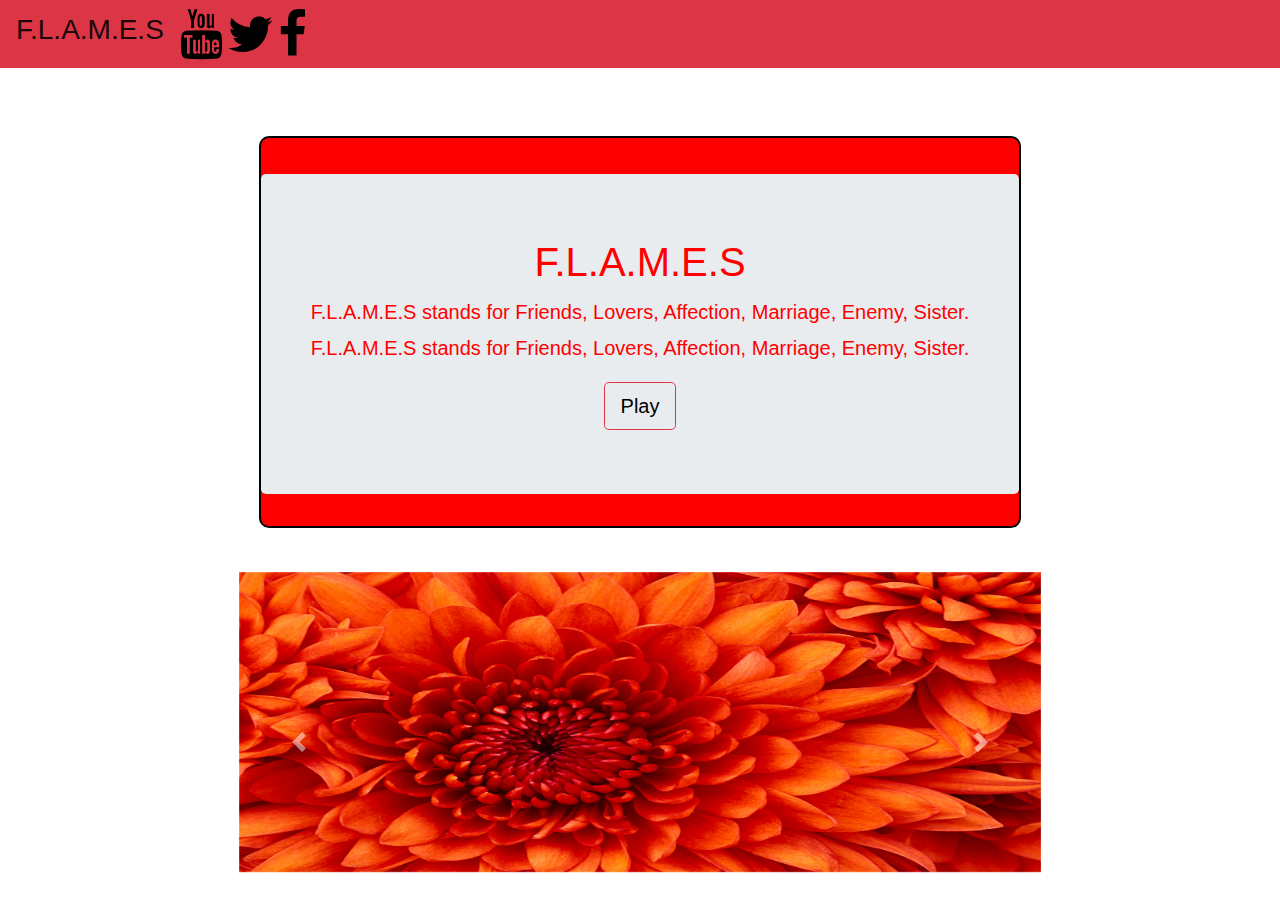
<file: index.html>
<!DOCTYPE>
<html>
	<head>
		<title> HomePage </title>
  		<link rel="stylesheet" href="css/bootstrap.min.css">
		<link rel="stylesheet" href="css/style.css">
		<link rel="stylesheet" href="font-awesome-4.7.0/font-awesome-4.7.0/css/font-awesome.min.css">
  		<script type="text/javascript" src = "js/jquery-slim.min.js"></script>
  		<script type="text/javascript" src = "js/popper.min.js"></script>
  		<script type="text/javascript" src = "js/bootstrap.js"></script>
		<script type="text/javascript" src = "js/flames.js"></script>
	</head>
<body >
<nav class="navbar navbar-expand-lg navbar-light bg-danger">
  <a class="navbar-brand" href="index.html"><h3>F.L.A.M.E.S</h3></a>
  <button class="navbar-toggler" type="button" data-toggle="collapse" data-target="#navbarSupportedContent" aria-controls="navbarSupportedContent" aria-expanded="false" aria-label="Toggle navigation">
		<span class="navbar-toggler-icon"></span>
  </button>
  <div class="collapse navbar-collapse" id="navbarSupportedContent">
	<ul class="navbar-nav mr-auto">
		<li class="nav-item dropdown">
			<a href ="index.html"><i class ="fa fa-youtube" style = "font-size:50px; color:black" ></i></a>
			<a href ="index.html"><i class ="fa fa-twitter" style = "font-size:50px; color:black" ></i></a>
			<a href ="index.html"><i class ="fa fa-facebook" style = "font-size:50px; color:black" ></i></a>
		</li>
	</ul>
  </div>
</nav>
<br><br>

	<div class="container">
	<center>
	
	<div class = "col-9">
	<div class='love2'>
	<br>
		<div class="jumbotron ">
  			<div class="container">
   				 <h1>F.L.A.M.E.S</h1>
   				 <p class="lead">F.L.A.M.E.S stands for Friends, Lovers, Affection, Marriage, Enemy, Sister.
   				 F.L.A.M.E.S stands for Friends, Lovers, Affection, Marriage, Enemy, Sister.</p>
    		<a href = "maingame.html"><button type="button" class="btn btn-outline-danger btn-lg"> <font color = "black">Play</font></button></a>
			
 			</div>
		 </div>
	</div>
	</div>
	<div class = "col-9"><br>
	<div id="carouselExampleIndicators" class="carousel slide" data-ride="carousel">
	  <ol class="carousel-indicators">
	    <li data-target="#carouselExampleIndicators" data-slide-to="0" class="active"></li>
	    <li data-target="#carouselExampleIndicators" data-slide-to="1"></li>
	    <li data-target="#carouselExampleIndicators" data-slide-to="2"></li>
	  </ol>
	  <div class="carousel-inner">
	    <div class="carousel-item active">
	      <img class="d-block w-100" src="img/Chrysanthemum.jpg" alt="First slide" height = "300">
			<div class="card-body">
				
			</div>
	    </div>
	    <div class="carousel-item">
	      <img class="d-block w-100" src="img/Hydrangeas.jpg" alt="Second slide" height = "300">
		  <div class="card-body">
				
			</div>
	    </div>
	    <div class="carousel-item">
	      <img class="d-block w-100" src="img/Tulips.jpg" alt="Third slide" height = "300">
		  <div class="card-body">
			
			</div>
	    </div>
	  </div>
	  <a class="carousel-control-prev" href="#carouselExampleIndicators" role="button" data-slide="prev">
	    <span class="carousel-control-prev-icon" aria-hidden="true"></span>
	    <span class="sr-only">Previous</span>
	  </a>
	  <a class="carousel-control-next" href="#carouselExampleIndicators" role="button" data-slide="next">
	    <span class="carousel-control-next-icon" aria-hidden="true"></span>
	    <span class="sr-only">Next</span>
	  </a>
	</div>
</div>
</div>

</div>
</body>
</html>
</file>
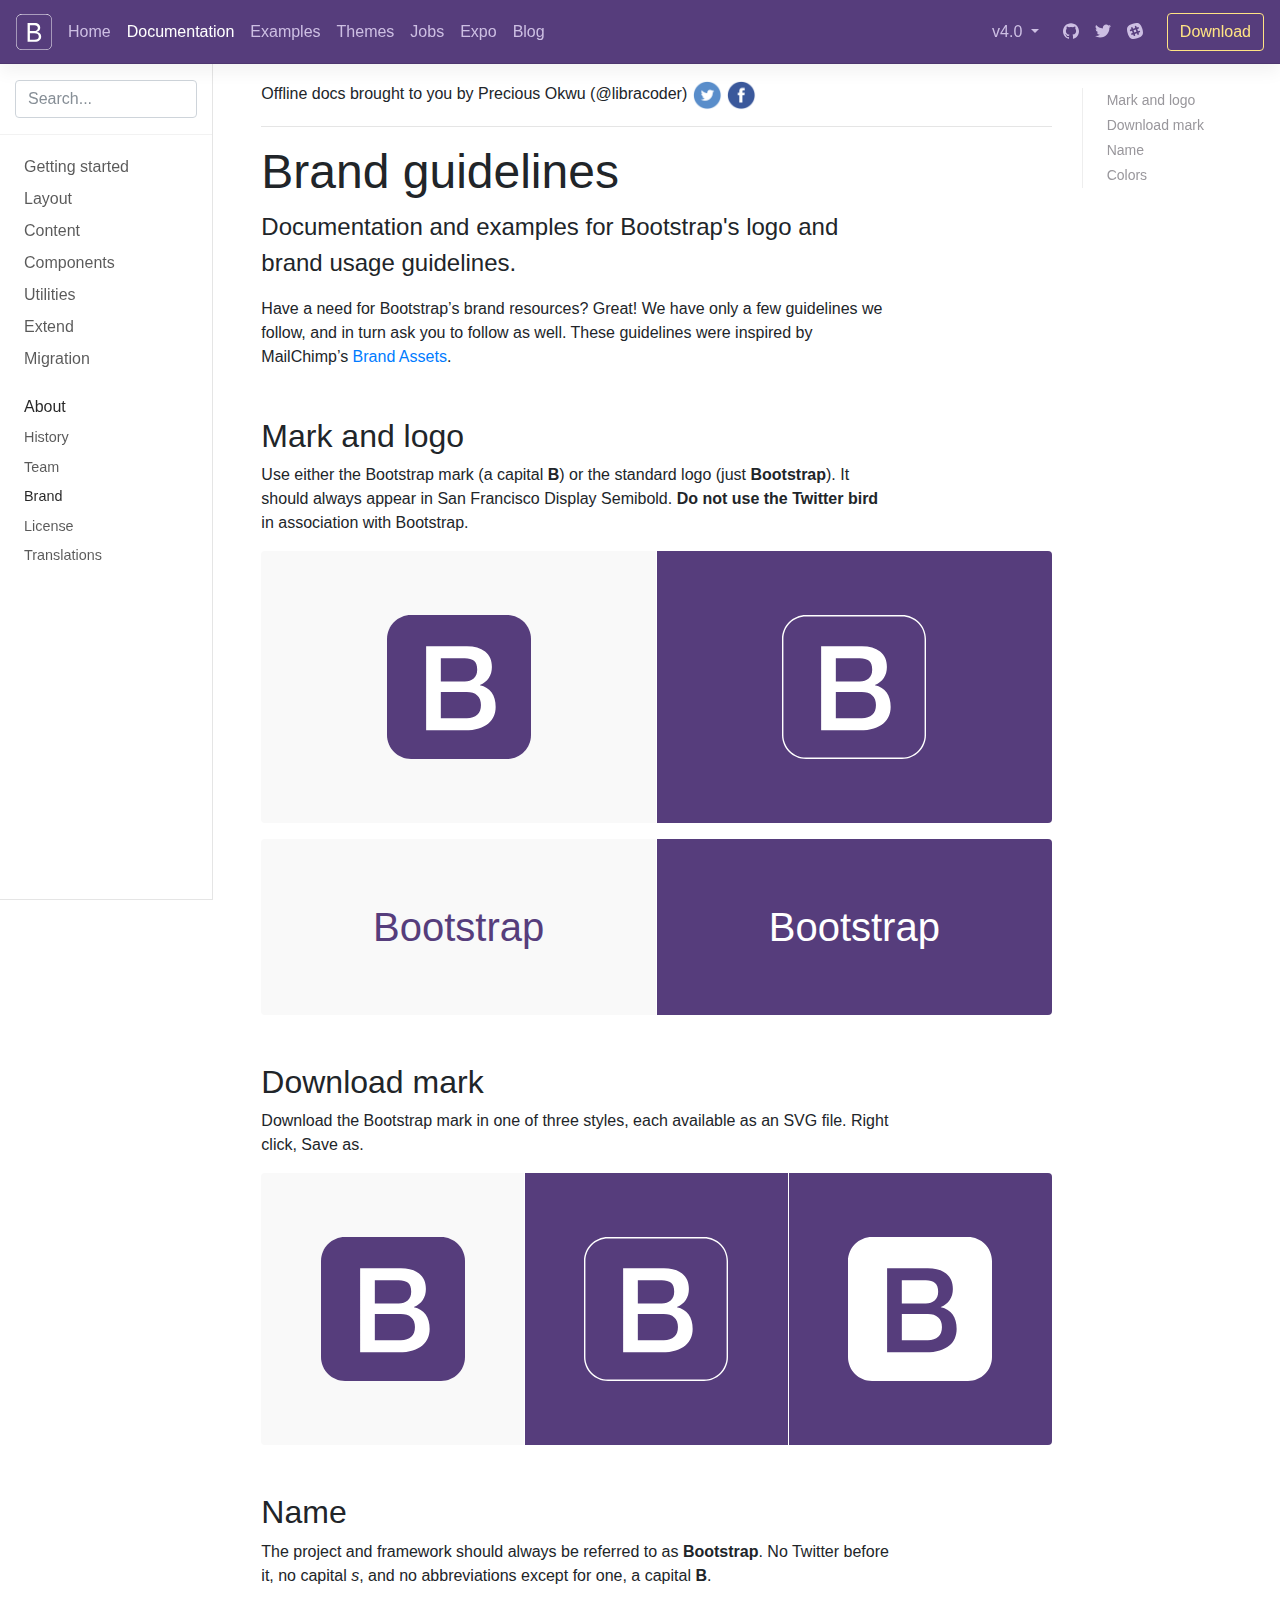
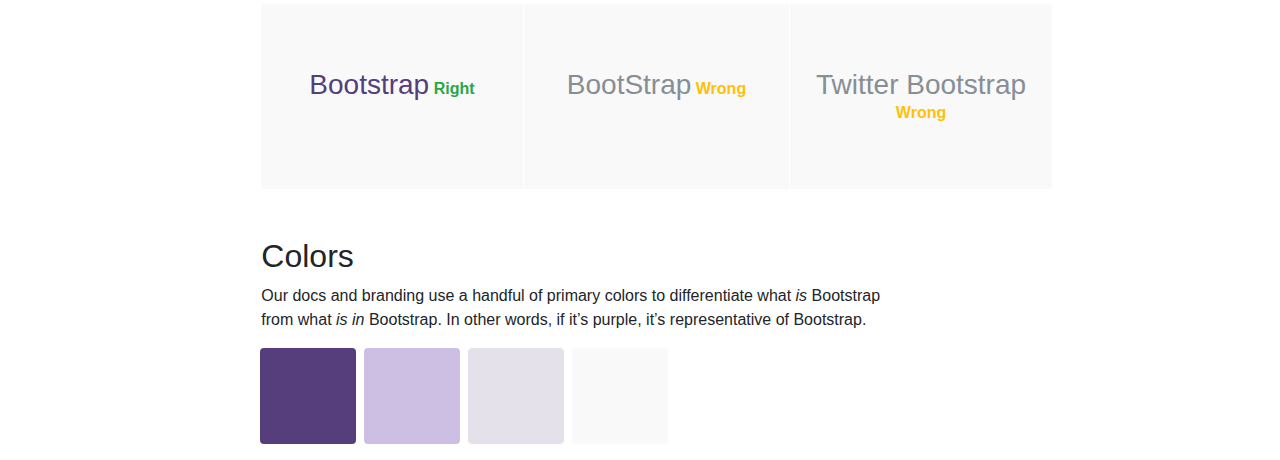
<file: bootstrap4/bootstrap4-offline-docs-master/bootstrap4-offline-docs-master/docs/4.0/about/brand/index.html>
<!doctype html>
<html lang="en">
  <head>
    <meta charset="utf-8">
<meta name="viewport" content="width=device-width, initial-scale=1, shrink-to-fit=no">
<meta name="generator" content="Jekyll v3.6.0">

<title>Brand guidelines &middot; Bootstrap</title>

<!-- Bootstrap core CSS -->

  <link href="../../../../dist/css/bootstrap.min.css" rel="stylesheet">


<!-- Documentation extras -->



<link href="../../../../assets/css/docsearch.min.css" rel="stylesheet"><link href="../../../../assets/css/docs.min.css" rel="stylesheet">

<!-- Favicons -->
<link rel="apple-touch-icon" href="../../../../assets/img/favicons/apple-touch-icon.png" sizes="180x180">
<link rel="icon" href="../../../../assets/img/favicons/favicon-32x32.png" sizes="32x32" type="image/png">
<link rel="icon" href="../../../../assets/img/favicons/favicon-16x16.png" sizes="16x16" type="image/png">
<link rel="manifest" href="../../../../assets/img/favicons/manifest.json">
<link rel="mask-icon" href="../../../../assets/img/favicons/safari-pinned-tab.svg" color="#563d7c">
<link rel="icon" href="../../../../favicon.ico">
<meta name="msapplication-config" content="/assets/img/favicons/browserconfig.xml">
<meta name="theme-color" content="#563d7c">


<!-- Meta -->
<meta name="description" content="The most popular HTML, CSS, and JS library in the world.">
<meta name="author" content="Mark Otto, Jacob Thornton, and Bootstrap contributors">

<!-- Twitter -->
<meta name="twitter:site" content="@getbootstrap">
<meta name="twitter:creator" content="@getbootstrap">


  <meta name="twitter:card" content="summary">
  <meta name="twitter:title" content="Brand guidelines">
  <meta name="twitter:description" content="Documentation and examples for Bootstrap's logo and brand usage guidelines.">
  <meta name="twitter:image" content="https://getbootstrap.com/assets/brand/bootstrap-social-logo.png">


<!-- Facebook -->

  <meta property="og:url" content="https://getbootstrap.com/docs/4.0/about/brand/">
  <meta property="og:title" content="Brand guidelines">
  <meta property="og:description" content="Documentation and examples for Bootstrap's logo and brand usage guidelines.">
  <meta property="og:type" content="website">

<meta property="og:image" content="http://getbootstrap.com/assets/brand/bootstrap-social.png">
<meta property="og:image:secure_url" content="https://getbootstrap.com/assets/brand/bootstrap-social.png">
<meta property="og:image:type" content="image/png">
<meta property="og:image:width" content="1200">
<meta property="og:image:height" content="630">


<script>
  (function(i,s,o,g,r,a,m){i['GoogleAnalyticsObject']=r;i[r]=i[r]||function(){
  (i[r].q=i[r].q||[]).push(arguments)},i[r].l=1*new Date();a=s.createElement(o),
  m=s.getElementsByTagName(o)[0];a.async=1;a.src=g;m.parentNode.insertBefore(a,m)
  })(window,document,'script','','ga');
  ga('create', 'UA-146052-10', 'getbootstrap.com');
  ga('send', 'pageview');
</script>

  </head>
  <body>
    <a id="skippy" class="sr-only sr-only-focusable" href="index.html#content">
      <div class="container">
        <span class="skiplink-text">Skip to main content</span>
      </div>
    </a>

    <header class="navbar navbar-expand navbar-dark flex-column flex-md-row bd-navbar">
  <a class="navbar-brand mr-0 mr-md-2" href="../../../../index.html" aria-label="Bootstrap">
    <svg class="d-block" width="36" height="36" viewbox="0 0 612 612" xmlns="http://www.w3.org/2000/svg" focusable="false"><title>Bootstrap</title><path fill="currentColor" d="M510 8a94.3 94.3 0 0 1 94 94v408a94.3 94.3 0 0 1-94 94H102a94.3 94.3 0 0 1-94-94V102a94.3 94.3 0 0 1 94-94h408m0-8H102C45.9 0 0 45.9 0 102v408c0 56.1 45.9 102 102 102h408c56.1 0 102-45.9 102-102V102C612 45.9 566.1 0 510 0z"/><path fill="currentColor" d="M196.77 471.5V154.43h124.15c54.27 0 91 31.64 91 79.1 0 33-24.17 63.72-54.71 69.21v1.76c43.07 5.49 70.75 35.82 70.75 78 0 55.81-40 89-107.45 89zm39.55-180.4h63.28c46.8 0 72.29-18.68 72.29-53 0-31.42-21.53-48.78-60-48.78h-75.57zm78.22 145.46c47.68 0 72.73-19.34 72.73-56s-25.93-55.37-76.46-55.37h-74.49v111.4z"/></svg>

  </a>

  <div class="navbar-nav-scroll">
    <ul class="navbar-nav bd-navbar-nav flex-row">
      <li class="nav-item">
        <a class="nav-link " href="../../../../index.html" onclick="ga('send', 'event', 'Navbar', 'Community links', 'Bootstrap');">Home</a>
      </li>
      <li class="nav-item">
        <a class="nav-link active" href="../../getting-started/introduction/index.html" onclick="ga('send', 'event', 'Navbar', 'Community links', 'Docs');">Documentation</a>
      </li>
      <li class="nav-item">
        <a class="nav-link " href="../../examples/index.html" onclick="ga('send', 'event', 'Navbar', 'Community links', 'Examples');">Examples</a>
      </li>
      <li class="nav-item">
        <a class="nav-link" href="https://themes.getbootstrap.com" onclick="ga('send', 'event', 'Navbar', 'Community links', 'Themes');" target="_blank" rel="noopener">Themes</a>
      </li>
      <li class="nav-item">
        <a class="nav-link" href="https://jobs.getbootstrap.com" onclick="ga('send', 'event', 'Navbar', 'Community links', 'Jobs');" target="_blank" rel="noopener">Jobs</a>
      </li>
      <li class="nav-item">
        <a class="nav-link" href="https://expo.getbootstrap.com" onclick="ga('send', 'event', 'Navbar', 'Community links', 'Expo');" target="_blank" rel="noopener">Expo</a>
      </li>
      <li class="nav-item">
        <a class="nav-link" href="https://blog.getbootstrap.com" onclick="ga('send', 'event', 'Navbar', 'Community links', 'Blog');" target="_blank" rel="noopener">Blog</a>
      </li>
    </ul>
  </div>

  <ul class="navbar-nav flex-row ml-md-auto d-none d-md-flex">
    <li class="nav-item dropdown">
      <a class="nav-item nav-link dropdown-toggle mr-md-2" href="index.html#" id="bd-versions" data-toggle="dropdown" aria-haspopup="true" aria-expanded="false">
        v4.0
      </a>
      <div class="dropdown-menu dropdown-menu-right" aria-labelledby="bd-versions">
        <a class="dropdown-item active" href="../../index.html">Latest (4.x)</a>
        <a class="dropdown-item" href="https://v4-alpha.getbootstrap.com/">v4 Alpha 6</a>
        <a class="dropdown-item" href="https://getbootstrap.com/docs/3.3/">v3.3.7</a>
        <a class="dropdown-item" href="../../../../2.3.2/index.html">v2.3.2</a>
      </div>
    </li>

    <li class="nav-item">
      <a class="nav-link p-2" href="https://github.com/twbs/bootstrap" target="_blank" rel="noopener" aria-label="GitHub">
        <svg class="navbar-nav-svg" xmlns="http://www.w3.org/2000/svg" viewbox="0 0 512 499.36" focusable="false"><title>GitHub</title><path d="M256 0C114.64 0 0 114.61 0 256c0 113.09 73.34 209 175.08 242.9 12.8 2.35 17.47-5.56 17.47-12.34 0-6.08-.22-22.18-.35-43.54-71.2 15.49-86.2-34.34-86.2-34.34-11.64-29.57-28.42-37.45-28.42-37.45-23.27-15.84 1.73-15.55 1.73-15.55 25.69 1.81 39.21 26.38 39.21 26.38 22.84 39.12 59.92 27.82 74.5 21.27 2.33-16.54 8.94-27.82 16.25-34.22-56.84-6.43-116.6-28.43-116.6-126.49 0-27.95 10-50.8 26.35-68.69-2.63-6.48-11.42-32.5 2.51-67.75 0 0 21.49-6.88 70.4 26.24a242.65 242.65 0 0 1 128.18 0c48.87-33.13 70.33-26.24 70.33-26.24 14 35.25 5.18 61.27 2.55 67.75 16.41 17.9 26.31 40.75 26.31 68.69 0 98.35-59.85 120-116.88 126.32 9.19 7.9 17.38 23.53 17.38 47.41 0 34.22-.31 61.83-.31 70.23 0 6.85 4.61 14.81 17.6 12.31C438.72 464.97 512 369.08 512 256.02 512 114.62 397.37 0 256 0z" fill="currentColor" fill-rule="evenodd"/></svg>

      </a>
    </li>
    <li class="nav-item">
      <a class="nav-link p-2" href="https://twitter.com/getbootstrap" target="_blank" rel="noopener" aria-label="Twitter">
        <svg class="navbar-nav-svg" xmlns="http://www.w3.org/2000/svg" viewbox="0 0 512 416.32" focusable="false"><title>Twitter</title><path d="M160.83 416.32c193.2 0 298.92-160.22 298.92-298.92 0-4.51 0-9-.2-13.52A214 214 0 0 0 512 49.38a212.93 212.93 0 0 1-60.44 16.6 105.7 105.7 0 0 0 46.3-58.19 209 209 0 0 1-66.79 25.37 105.09 105.09 0 0 0-181.73 71.91 116.12 116.12 0 0 0 2.66 24c-87.28-4.3-164.73-46.3-216.56-109.82A105.48 105.48 0 0 0 68 159.6a106.27 106.27 0 0 1-47.53-13.11v1.43a105.28 105.28 0 0 0 84.21 103.06 105.67 105.67 0 0 1-47.33 1.84 105.06 105.06 0 0 0 98.14 72.94A210.72 210.72 0 0 1 25 370.84a202.17 202.17 0 0 1-25-1.43 298.85 298.85 0 0 0 160.83 46.92" fill="currentColor"/></svg>

      </a>
    </li>
    <li class="nav-item">
      <a class="nav-link p-2" href="https://bootstrap-slack.herokuapp.com" target="_blank" rel="noopener" aria-label="Slack">
        <svg class="navbar-nav-svg" xmlns="http://www.w3.org/2000/svg" viewbox="0 0 512 512" focusable="false"><title>Slack</title><path fill="currentColor" d="M210.787 234.832l68.31-22.883 22.1 65.977-68.309 22.882z"/><path d="M490.54 185.6C437.7 9.59 361.6-31.34 185.6 21.46S-31.3 150.4 21.46 326.4 150.4 543.3 326.4 490.54 543.34 361.6 490.54 185.6zM401.7 299.8l-33.15 11.05 11.46 34.38c4.5 13.92-2.87 29.06-16.78 33.56-2.87.82-6.14 1.64-9 1.23a27.32 27.32 0 0 1-24.56-18l-11.46-34.38-68.36 22.92 11.46 34.38c4.5 13.92-2.87 29.06-16.78 33.56-2.87.82-6.14 1.64-9 1.23a27.32 27.32 0 0 1-24.56-18l-11.46-34.43-33.15 11.05c-2.87.82-6.14 1.64-9 1.23a27.32 27.32 0 0 1-24.56-18c-4.5-13.92 2.87-29.06 16.78-33.56l33.12-11.03-22.1-65.9-33.15 11.05c-2.87.82-6.14 1.64-9 1.23a27.32 27.32 0 0 1-24.56-18c-4.48-13.93 2.89-29.07 16.81-33.58l33.15-11.05-11.46-34.38c-4.5-13.92 2.87-29.06 16.78-33.56s29.06 2.87 33.56 16.78l11.46 34.38 68.36-22.92-11.46-34.38c-4.5-13.92 2.87-29.06 16.78-33.56s29.06 2.87 33.56 16.78l11.47 34.42 33.15-11.05c13.92-4.5 29.06 2.87 33.56 16.78s-2.87 29.06-16.78 33.56L329.7 194.6l22.1 65.9 33.15-11.05c13.92-4.5 29.06 2.87 33.56 16.78s-2.88 29.07-16.81 33.57z" fill="currentColor"/></svg>

      </a>
    </li>
  </ul>

  <a class="btn btn-bd-yellow d-none d-lg-inline-block mb-3 mb-md-0 ml-md-3" href="https://github.com/twbs/bootstrap/archive/v4.0.0-beta.2.zip">Download</a>
</header>


    <div class="container-fluid">
      <div class="row flex-xl-nowrap">
        <div class="col-12 col-md-3 col-xl-2 bd-sidebar">
          <form class="bd-search d-flex align-items-center">
  <input type="search" class="form-control" id="search-input" placeholder="Search..." aria-label="Search for..." autocomplete="off">
  <button class="btn btn-link bd-search-docs-toggle d-md-none p-0 ml-3" type="button" data-toggle="collapse" data-target="#bd-docs-nav" aria-controls="bd-docs-nav" aria-expanded="false" aria-label="Toggle docs navigation">
    <svg xmlns="http://www.w3.org/2000/svg" viewbox="0 0 30 30" width="30" height="30" focusable="false"><title>Menu</title><path stroke="currentColor" stroke-width="2" stroke-linecap="round" stroke-miterlimit="10" d="M4 7h22M4 15h22M4 23h22"/></svg>

  </button>
</form>

<nav class="collapse bd-links" id="bd-docs-nav"><div class="bd-toc-item">
      <a class="bd-toc-link" href="../../getting-started/introduction/index.html">
        Getting started
      </a>

      <ul class="nav bd-sidenav"><li>
            <a href="../../getting-started/introduction/index.html">
              Introduction
            </a>

            
          </li><li>
            <a href="../../getting-started/download.2">
              Download
            </a>

            
          </li><li>
            <a href="../../getting-started/contents/index.html">
              Contents
            </a>

            
          </li><li>
            <a href="../../getting-started/browsers-devices/index.html">
              Browsers & devices
            </a>

            
          </li><li>
            <a href="../../getting-started/javascript/index.html">
              JavaScript
            </a>

            
          </li><li>
            <a href="../../getting-started/theming/index.html">
              Theming
            </a>

            
          </li><li>
            <a href="../../getting-started/build-tools/index.html">
              Build tools
            </a>

            
          </li><li>
            <a href="../../getting-started/webpack/index.html">
              Webpack
            </a>

            
          </li><li>
            <a href="../../getting-started/accessibility/index.html">
              Accessibility
            </a>

            
          </li></ul>
    </div><div class="bd-toc-item">
      <a class="bd-toc-link" href="../../layout/overview/index.html">
        Layout
      </a>

      <ul class="nav bd-sidenav"><li>
            <a href="../../layout/overview/index.html">
              Overview
            </a>

            
          </li><li>
            <a href="../../layout/grid/index.html">
              Grid
            </a>

            
          </li><li>
            <a href="../../layout/media-object/index.html">
              Media object
            </a>

            
          </li><li>
            <a href="../../layout/utilities-for-layout/index.html">
              Utilities for layout
            </a>

            
          </li></ul>
    </div><div class="bd-toc-item">
      <a class="bd-toc-link" href="../../content/reboot/index.html">
        Content
      </a>

      <ul class="nav bd-sidenav"><li>
            <a href="../../content/reboot/index.html">
              Reboot
            </a>

            
          </li><li>
            <a href="../../content/typography/index.html">
              Typography
            </a>

            
          </li><li>
            <a href="../../content/code/index.html">
              Code
            </a>

            
          </li><li>
            <a href="../../content/images/index.html">
              Images
            </a>

            
          </li><li>
            <a href="../../content/tables/index.html">
              Tables
            </a>

            
          </li><li>
            <a href="../../content/figures/index.html">
              Figures
            </a>

            
          </li></ul>
    </div><div class="bd-toc-item">
      <a class="bd-toc-link" href="../../components/alerts/index.html">
        Components
      </a>

      <ul class="nav bd-sidenav"><li>
            <a href="../../components/alerts/index.html">
              Alerts
            </a>

            
          </li><li>
            <a href="../../components/badge/index.html">
              Badge
            </a>

            
          </li><li>
            <a href="../../components/breadcrumb/index.html">
              Breadcrumb
            </a>

            
          </li><li>
            <a href="../../components/buttons/index.html">
              Buttons
            </a>

            
          </li><li>
            <a href="../../components/button-group/index.html">
              Button group
            </a>

            
          </li><li>
            <a href="../../components/card/index.html">
              Card
            </a>

            
          </li><li>
            <a href="../../components/carousel/index.html">
              Carousel
            </a>

            
          </li><li>
            <a href="../../components/collapse/index.html">
              Collapse
            </a>

            
          </li><li>
            <a href="../../components/dropdowns/index.html">
              Dropdowns
            </a>

            
          </li><li>
            <a href="../../components/forms/index.html">
              Forms
            </a>

            
          </li><li>
            <a href="../../components/input-group/index.html">
              Input group
            </a>

            
          </li><li>
            <a href="../../components/jumbotron/index.html">
              Jumbotron
            </a>

            
          </li><li>
            <a href="../../components/list-group/index.html">
              List group
            </a>

            
          </li><li>
            <a href="../../components/modal/index.html">
              Modal
            </a>

            
          </li><li>
            <a href="../../components/navs/index.html">
              Navs
            </a>

            
          </li><li>
            <a href="../../components/navbar/index.html">
              Navbar
            </a>

            
          </li><li>
            <a href="../../components/pagination/index.html">
              Pagination
            </a>

            
          </li><li>
            <a href="../../components/popovers/index.html">
              Popovers
            </a>

            
          </li><li>
            <a href="../../components/progress/index.html">
              Progress
            </a>

            
          </li><li>
            <a href="../../components/scrollspy/index.html">
              Scrollspy
            </a>

            
          </li><li>
            <a href="../../components/tooltips/index.html">
              Tooltips
            </a>

            
          </li></ul>
    </div><div class="bd-toc-item">
      <a class="bd-toc-link" href="../../utilities/borders/index.html">
        Utilities
      </a>

      <ul class="nav bd-sidenav"><li>
            <a href="../../utilities/borders/index.html">
              Borders
            </a>

            
          </li><li>
            <a href="../../utilities/clearfix/index.html">
              Clearfix
            </a>

            
          </li><li>
            <a href="../../utilities/close-icon/index.html">
              Close icon
            </a>

            
          </li><li>
            <a href="../../utilities/colors/index.html">
              Colors
            </a>

            
          </li><li>
            <a href="../../utilities/display/index.html">
              Display
            </a>

            
          </li><li>
            <a href="../../utilities/embed/index.html">
              Embed
            </a>

            
          </li><li>
            <a href="../../utilities/flex/index.html">
              Flex
            </a>

            
          </li><li>
            <a href="../../utilities/float.2">
              Float
            </a>

            
          </li><li>
            <a href="../../utilities/image-replacement/index.html">
              Image replacement
            </a>

            
          </li><li>
            <a href="../../utilities/position/index.html">
              Position
            </a>

            
          </li><li>
            <a href="../../utilities/screenreaders/index.html">
              Screenreaders
            </a>

            
          </li><li>
            <a href="../../utilities/sizing/index.html">
              Sizing
            </a>

            
          </li><li>
            <a href="../../utilities/spacing/index.html">
              Spacing
            </a>

            
          </li><li>
            <a href="../../utilities/text/index.html">
              Text
            </a>

            
          </li><li>
            <a href="../../utilities/vertical-align/index.html">
              Vertical align
            </a>

            
          </li><li>
            <a href="../../utilities/visibility/index.html">
              Visibility
            </a>

            
          </li></ul>
    </div><div class="bd-toc-item">
      <a class="bd-toc-link" href="../../extend/icons/index.html">
        Extend
      </a>

      <ul class="nav bd-sidenav"><li>
            <a href="../../extend/icons/index.html">
              Icons
            </a>

            
          </li></ul>
    </div><div class="bd-toc-item">
      <a class="bd-toc-link" href="../../migration/index.html">
        Migration
      </a>

      <ul class="nav bd-sidenav"></ul>
    </div><div class="bd-toc-item active">
      <a class="bd-toc-link" href="../history/index.html">
        About
      </a>

      <ul class="nav bd-sidenav"><li>
            <a href="../history/index.html">
              History
            </a>

            
          </li><li>
            <a href="../team/index.html">
              Team
            </a>

            
          </li><li class="active bd-sidenav-active">
            <a href="index.html">
              Brand
            </a>

            
          </li><li>
            <a href="../license/index.html">
              License
            </a>

            
          </li><li>
            <a href="../translations/index.html">
              Translations
            </a>

            
          </li></ul>
    </div></nav>

        </div>

        
          <div class="d-none d-xl-block col-xl-2 bd-toc">
            <ul class="section-nav">
<li class="toc-entry toc-h2"><a href="index.html#mark-and-logo">Mark and logo</a></li>
<li class="toc-entry toc-h2"><a href="index.html#download-mark">Download mark</a></li>
<li class="toc-entry toc-h2"><a href="index.html#name">Name</a></li>
<li class="toc-entry toc-h2"><a href="index.html#colors">Colors</a></li>
</ul>
          </div>
        

        <main class="col-12 col-md-9 col-xl-8 py-md-3 pl-md-5 bd-content" role="main">            <h6>Offline docs brought to you by Precious Okwu (@libracoder) <span> <a href="https://twitter.com/libracoder"><img height="30px" src="../../../../assets/img/twitter.png" alt=""></a>  <a href="https://facebook.com/libracoder"><img height="30px" src="../../../../assets/img/fb.png" alt=""></a></span></h6>            <hr>
          <h1 class="bd-title" id="content">Brand guidelines</h1>
          <p class="bd-lead">Documentation and examples for Bootstrap's logo and brand usage guidelines.</p>


          <p>Have a need for Bootstrap’s brand resources? Great! We have only a few guidelines we follow, and in turn ask you to follow as well. These guidelines were inspired by MailChimp’s <a href="https://mailchimp.com/about/brand-assets/">Brand Assets</a>.</p>

<h2 id="mark-and-logo">Mark and logo</h2>

<p>Use either the Bootstrap mark (a capital <strong>B</strong>) or the standard logo (just <strong>Bootstrap</strong>). It should always appear in San Francisco Display Semibold. <strong>Do not use the Twitter bird</strong> in association with Bootstrap.</p>

<div class="bd-brand-logos">
  <div class="bd-brand-item">
    <img class="svg" src="../../../../assets/brand/bootstrap-solid.svg" alt="Bootstrap" width="144" height="144" />
  </div>
  <div class="bd-brand-item inverse">
    <img class="svg" src="../../../../assets/brand/bootstrap-outline.svg" alt="Bootstrap" width="144" height="144" />
  </div>
</div>
<div class="bd-brand-logos">
  <div class="bd-brand-item">
    <span class="h1">Bootstrap</span>
  </div>
  <div class="bd-brand-item inverse">
    <span class="h1">Bootstrap</span>
  </div>
</div>

<h2 id="download-mark">Download mark</h2>

<p>Download the Bootstrap mark in one of three styles, each available as an SVG file. Right click, Save as.</p>

<div class="bd-brand-logos">
  <div class="bd-brand-item">
    <img class="svg" src="../../../../assets/brand/bootstrap-solid.svg" alt="Bootstrap" width="144" height="144" />
  </div>
  <div class="bd-brand-item inverse">
    <img class="svg" src="../../../../assets/brand/bootstrap-outline.svg" alt="Bootstrap" width="144" height="144" />
  </div>
  <div class="bd-brand-item inverse">
    <img class="svg" src="../../../../assets/brand/bootstrap-punchout.svg" alt="Bootstrap" width="144" height="144" />
  </div>
</div>

<h2 id="name">Name</h2>

<p>The project and framework should always be referred to as <strong>Bootstrap</strong>. No Twitter before it, no capital <em>s</em>, and no abbreviations except for one, a capital <strong>B</strong>.</p>

<div class="bd-brand-logos">
  <div class="bd-brand-item">
    <span class="h3">Bootstrap</span>
    <strong class="text-success">Right</strong>
  </div>
  <div class="bd-brand-item">
    <span class="h3 text-muted">BootStrap</span>
    <strong class="text-warning">Wrong</strong>
  </div>
  <div class="bd-brand-item">
    <span class="h3 text-muted">Twitter Bootstrap</span>
    <strong class="text-warning">Wrong</strong>
  </div>
</div>

<h2 id="colors">Colors</h2>

<p>Our docs and branding use a handful of primary colors to differentiate what <em>is</em> Bootstrap from what <em>is in</em> Bootstrap. In other words, if it’s purple, it’s representative of Bootstrap.</p>

<div class="bd-brand">
  <div class="color-swatches">
    <div class="color-swatch bd-purple"></div>
    <div class="color-swatch bd-purple-light"></div>
    <div class="color-swatch bd-purple-lighter"></div>
    <div class="color-swatch bd-gray"></div>
  </div>
</div>

        </main>
      </div>
    </div>

    <script src="../../../../assets/js/vendor/jquery-slim.min.js"></script>
<script src="../../../../assets/js/vendor/jquery-slim.min.js"></script>

<script src="../../../../assets/js/vendor/popper.min.js"></script>


  <script src="../../../../dist/js/bootstrap.min.js"></script>



  <script src="../../../../assets/js/docs.min.js"></script>


<script src="../../../../assets/js/ie-emulation-modes-warning.js"></script><script src="../../../../assets/js/vendor/docsearch.min.js"></script>



<script>
  docsearch({
    apiKey: '48cb48b22351bc71ea5f12f4d1ede198',
    indexName: 'bootstrap-v4',
    inputSelector: '#search-input',
    handleSelected: function (input, event, suggestion) {
      var url = suggestion.url;
      url = suggestion.isLvl1 ? url.split('#')[0]: url;
      // If it's a title we remove the anchor so it does not jump.
      window.location.href = url;
    },
    transformData: function (hits) {
      return hits.map(function (hit) {
        hit.url = hit.url.replace('http://localhost/b4', '/docs/4.0');
        return hit;
      });
    },
    debug: false // Set debug to true if you want to inspect the dropdown
  });
</script>


<script>
  Holder.addTheme('gray', {
    bg: '#777',
    fg: 'rgba(255,255,255,.75)',
    font: 'Helvetica',
    fontweight: 'normal'
  });
</script>

  </body>
</html>
</file>
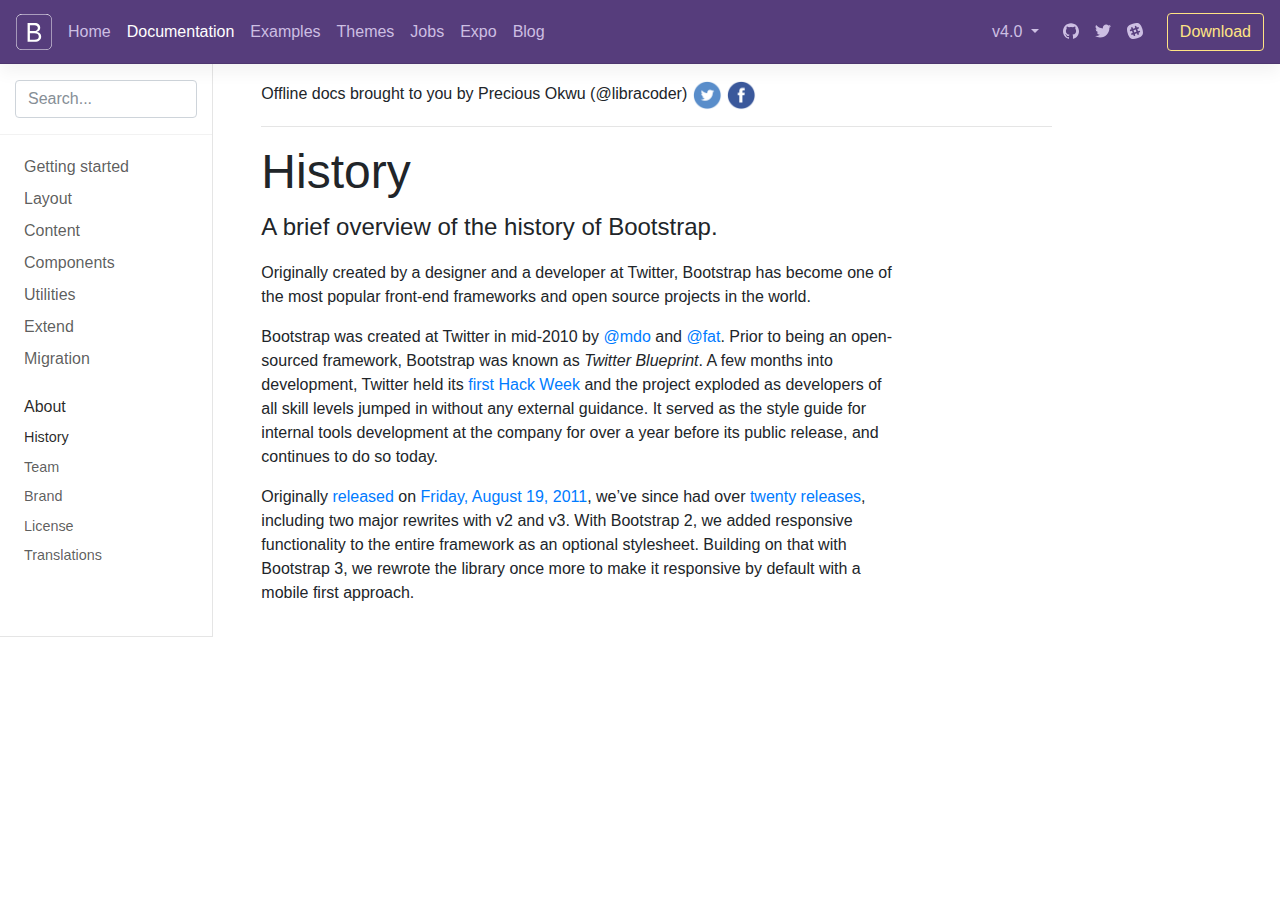
<file: bootstrap4/bootstrap4-offline-docs-master/bootstrap4-offline-docs-master/docs/4.0/about/history/index.html>
<!doctype html>
<html lang="en">
  <head>
    <meta charset="utf-8">
<meta name="viewport" content="width=device-width, initial-scale=1, shrink-to-fit=no">
<meta name="generator" content="Jekyll v3.6.0">

<title>History &middot; Bootstrap</title>

<!-- Bootstrap core CSS -->

  <link href="../../../../dist/css/bootstrap.min.css" rel="stylesheet">


<!-- Documentation extras -->



<link href="../../../../assets/css/docsearch.min.css" rel="stylesheet"><link href="../../../../assets/css/docs.min.css" rel="stylesheet">

<!-- Favicons -->
<link rel="apple-touch-icon" href="../../../../assets/img/favicons/apple-touch-icon.png" sizes="180x180">
<link rel="icon" href="../../../../assets/img/favicons/favicon-32x32.png" sizes="32x32" type="image/png">
<link rel="icon" href="../../../../assets/img/favicons/favicon-16x16.png" sizes="16x16" type="image/png">
<link rel="manifest" href="../../../../assets/img/favicons/manifest.json">
<link rel="mask-icon" href="../../../../assets/img/favicons/safari-pinned-tab.svg" color="#563d7c">
<link rel="icon" href="../../../../favicon.ico">
<meta name="msapplication-config" content="/assets/img/favicons/browserconfig.xml">
<meta name="theme-color" content="#563d7c">


<!-- Meta -->
<meta name="description" content="The most popular HTML, CSS, and JS library in the world.">
<meta name="author" content="Mark Otto, Jacob Thornton, and Bootstrap contributors">

<!-- Twitter -->
<meta name="twitter:site" content="@getbootstrap">
<meta name="twitter:creator" content="@getbootstrap">


  <meta name="twitter:card" content="summary">
  <meta name="twitter:title" content="History">
  <meta name="twitter:description" content="A brief overview of the history of Bootstrap.">
  <meta name="twitter:image" content="https://getbootstrap.com/assets/brand/bootstrap-social-logo.png">


<!-- Facebook -->

  <meta property="og:url" content="https://getbootstrap.com/docs/4.0/about/history/">
  <meta property="og:title" content="History">
  <meta property="og:description" content="A brief overview of the history of Bootstrap.">
  <meta property="og:type" content="website">

<meta property="og:image" content="http://getbootstrap.com/assets/brand/bootstrap-social.png">
<meta property="og:image:secure_url" content="https://getbootstrap.com/assets/brand/bootstrap-social.png">
<meta property="og:image:type" content="image/png">
<meta property="og:image:width" content="1200">
<meta property="og:image:height" content="630">


<script>
  (function(i,s,o,g,r,a,m){i['GoogleAnalyticsObject']=r;i[r]=i[r]||function(){
  (i[r].q=i[r].q||[]).push(arguments)},i[r].l=1*new Date();a=s.createElement(o),
  m=s.getElementsByTagName(o)[0];a.async=1;a.src=g;m.parentNode.insertBefore(a,m)
  })(window,document,'script','','ga');
  ga('create', 'UA-146052-10', 'getbootstrap.com');
  ga('send', 'pageview');
</script>

  </head>
  <body>
    <a id="skippy" class="sr-only sr-only-focusable" href="index.html#content">
      <div class="container">
        <span class="skiplink-text">Skip to main content</span>
      </div>
    </a>

    <header class="navbar navbar-expand navbar-dark flex-column flex-md-row bd-navbar">
  <a class="navbar-brand mr-0 mr-md-2" href="../../../../index.html" aria-label="Bootstrap">
    <svg class="d-block" width="36" height="36" viewbox="0 0 612 612" xmlns="http://www.w3.org/2000/svg" focusable="false"><title>Bootstrap</title><path fill="currentColor" d="M510 8a94.3 94.3 0 0 1 94 94v408a94.3 94.3 0 0 1-94 94H102a94.3 94.3 0 0 1-94-94V102a94.3 94.3 0 0 1 94-94h408m0-8H102C45.9 0 0 45.9 0 102v408c0 56.1 45.9 102 102 102h408c56.1 0 102-45.9 102-102V102C612 45.9 566.1 0 510 0z"/><path fill="currentColor" d="M196.77 471.5V154.43h124.15c54.27 0 91 31.64 91 79.1 0 33-24.17 63.72-54.71 69.21v1.76c43.07 5.49 70.75 35.82 70.75 78 0 55.81-40 89-107.45 89zm39.55-180.4h63.28c46.8 0 72.29-18.68 72.29-53 0-31.42-21.53-48.78-60-48.78h-75.57zm78.22 145.46c47.68 0 72.73-19.34 72.73-56s-25.93-55.37-76.46-55.37h-74.49v111.4z"/></svg>

  </a>

  <div class="navbar-nav-scroll">
    <ul class="navbar-nav bd-navbar-nav flex-row">
      <li class="nav-item">
        <a class="nav-link " href="../../../../index.html" onclick="ga('send', 'event', 'Navbar', 'Community links', 'Bootstrap');">Home</a>
      </li>
      <li class="nav-item">
        <a class="nav-link active" href="../../getting-started/introduction/index.html" onclick="ga('send', 'event', 'Navbar', 'Community links', 'Docs');">Documentation</a>
      </li>
      <li class="nav-item">
        <a class="nav-link " href="../../examples/index.html" onclick="ga('send', 'event', 'Navbar', 'Community links', 'Examples');">Examples</a>
      </li>
      <li class="nav-item">
        <a class="nav-link" href="https://themes.getbootstrap.com" onclick="ga('send', 'event', 'Navbar', 'Community links', 'Themes');" target="_blank" rel="noopener">Themes</a>
      </li>
      <li class="nav-item">
        <a class="nav-link" href="https://jobs.getbootstrap.com" onclick="ga('send', 'event', 'Navbar', 'Community links', 'Jobs');" target="_blank" rel="noopener">Jobs</a>
      </li>
      <li class="nav-item">
        <a class="nav-link" href="https://expo.getbootstrap.com" onclick="ga('send', 'event', 'Navbar', 'Community links', 'Expo');" target="_blank" rel="noopener">Expo</a>
      </li>
      <li class="nav-item">
        <a class="nav-link" href="https://blog.getbootstrap.com" onclick="ga('send', 'event', 'Navbar', 'Community links', 'Blog');" target="_blank" rel="noopener">Blog</a>
      </li>
    </ul>
  </div>

  <ul class="navbar-nav flex-row ml-md-auto d-none d-md-flex">
    <li class="nav-item dropdown">
      <a class="nav-item nav-link dropdown-toggle mr-md-2" href="index.html#" id="bd-versions" data-toggle="dropdown" aria-haspopup="true" aria-expanded="false">
        v4.0
      </a>
      <div class="dropdown-menu dropdown-menu-right" aria-labelledby="bd-versions">
        <a class="dropdown-item active" href="../../index.html">Latest (4.x)</a>
        <a class="dropdown-item" href="https://v4-alpha.getbootstrap.com/">v4 Alpha 6</a>
        <a class="dropdown-item" href="https://getbootstrap.com/docs/3.3/">v3.3.7</a>
        <a class="dropdown-item" href="../../../../2.3.2/index.html">v2.3.2</a>
      </div>
    </li>

    <li class="nav-item">
      <a class="nav-link p-2" href="https://github.com/twbs/bootstrap" target="_blank" rel="noopener" aria-label="GitHub">
        <svg class="navbar-nav-svg" xmlns="http://www.w3.org/2000/svg" viewbox="0 0 512 499.36" focusable="false"><title>GitHub</title><path d="M256 0C114.64 0 0 114.61 0 256c0 113.09 73.34 209 175.08 242.9 12.8 2.35 17.47-5.56 17.47-12.34 0-6.08-.22-22.18-.35-43.54-71.2 15.49-86.2-34.34-86.2-34.34-11.64-29.57-28.42-37.45-28.42-37.45-23.27-15.84 1.73-15.55 1.73-15.55 25.69 1.81 39.21 26.38 39.21 26.38 22.84 39.12 59.92 27.82 74.5 21.27 2.33-16.54 8.94-27.82 16.25-34.22-56.84-6.43-116.6-28.43-116.6-126.49 0-27.95 10-50.8 26.35-68.69-2.63-6.48-11.42-32.5 2.51-67.75 0 0 21.49-6.88 70.4 26.24a242.65 242.65 0 0 1 128.18 0c48.87-33.13 70.33-26.24 70.33-26.24 14 35.25 5.18 61.27 2.55 67.75 16.41 17.9 26.31 40.75 26.31 68.69 0 98.35-59.85 120-116.88 126.32 9.19 7.9 17.38 23.53 17.38 47.41 0 34.22-.31 61.83-.31 70.23 0 6.85 4.61 14.81 17.6 12.31C438.72 464.97 512 369.08 512 256.02 512 114.62 397.37 0 256 0z" fill="currentColor" fill-rule="evenodd"/></svg>

      </a>
    </li>
    <li class="nav-item">
      <a class="nav-link p-2" href="https://twitter.com/getbootstrap" target="_blank" rel="noopener" aria-label="Twitter">
        <svg class="navbar-nav-svg" xmlns="http://www.w3.org/2000/svg" viewbox="0 0 512 416.32" focusable="false"><title>Twitter</title><path d="M160.83 416.32c193.2 0 298.92-160.22 298.92-298.92 0-4.51 0-9-.2-13.52A214 214 0 0 0 512 49.38a212.93 212.93 0 0 1-60.44 16.6 105.7 105.7 0 0 0 46.3-58.19 209 209 0 0 1-66.79 25.37 105.09 105.09 0 0 0-181.73 71.91 116.12 116.12 0 0 0 2.66 24c-87.28-4.3-164.73-46.3-216.56-109.82A105.48 105.48 0 0 0 68 159.6a106.27 106.27 0 0 1-47.53-13.11v1.43a105.28 105.28 0 0 0 84.21 103.06 105.67 105.67 0 0 1-47.33 1.84 105.06 105.06 0 0 0 98.14 72.94A210.72 210.72 0 0 1 25 370.84a202.17 202.17 0 0 1-25-1.43 298.85 298.85 0 0 0 160.83 46.92" fill="currentColor"/></svg>

      </a>
    </li>
    <li class="nav-item">
      <a class="nav-link p-2" href="https://bootstrap-slack.herokuapp.com" target="_blank" rel="noopener" aria-label="Slack">
        <svg class="navbar-nav-svg" xmlns="http://www.w3.org/2000/svg" viewbox="0 0 512 512" focusable="false"><title>Slack</title><path fill="currentColor" d="M210.787 234.832l68.31-22.883 22.1 65.977-68.309 22.882z"/><path d="M490.54 185.6C437.7 9.59 361.6-31.34 185.6 21.46S-31.3 150.4 21.46 326.4 150.4 543.3 326.4 490.54 543.34 361.6 490.54 185.6zM401.7 299.8l-33.15 11.05 11.46 34.38c4.5 13.92-2.87 29.06-16.78 33.56-2.87.82-6.14 1.64-9 1.23a27.32 27.32 0 0 1-24.56-18l-11.46-34.38-68.36 22.92 11.46 34.38c4.5 13.92-2.87 29.06-16.78 33.56-2.87.82-6.14 1.64-9 1.23a27.32 27.32 0 0 1-24.56-18l-11.46-34.43-33.15 11.05c-2.87.82-6.14 1.64-9 1.23a27.32 27.32 0 0 1-24.56-18c-4.5-13.92 2.87-29.06 16.78-33.56l33.12-11.03-22.1-65.9-33.15 11.05c-2.87.82-6.14 1.64-9 1.23a27.32 27.32 0 0 1-24.56-18c-4.48-13.93 2.89-29.07 16.81-33.58l33.15-11.05-11.46-34.38c-4.5-13.92 2.87-29.06 16.78-33.56s29.06 2.87 33.56 16.78l11.46 34.38 68.36-22.92-11.46-34.38c-4.5-13.92 2.87-29.06 16.78-33.56s29.06 2.87 33.56 16.78l11.47 34.42 33.15-11.05c13.92-4.5 29.06 2.87 33.56 16.78s-2.87 29.06-16.78 33.56L329.7 194.6l22.1 65.9 33.15-11.05c13.92-4.5 29.06 2.87 33.56 16.78s-2.88 29.07-16.81 33.57z" fill="currentColor"/></svg>

      </a>
    </li>
  </ul>

  <a class="btn btn-bd-yellow d-none d-lg-inline-block mb-3 mb-md-0 ml-md-3" href="https://github.com/twbs/bootstrap/archive/v4.0.0-beta.2.zip">Download</a>
</header>


    <div class="container-fluid">
      <div class="row flex-xl-nowrap">
        <div class="col-12 col-md-3 col-xl-2 bd-sidebar">
          <form class="bd-search d-flex align-items-center">
  <input type="search" class="form-control" id="search-input" placeholder="Search..." aria-label="Search for..." autocomplete="off">
  <button class="btn btn-link bd-search-docs-toggle d-md-none p-0 ml-3" type="button" data-toggle="collapse" data-target="#bd-docs-nav" aria-controls="bd-docs-nav" aria-expanded="false" aria-label="Toggle docs navigation">
    <svg xmlns="http://www.w3.org/2000/svg" viewbox="0 0 30 30" width="30" height="30" focusable="false"><title>Menu</title><path stroke="currentColor" stroke-width="2" stroke-linecap="round" stroke-miterlimit="10" d="M4 7h22M4 15h22M4 23h22"/></svg>

  </button>
</form>

<nav class="collapse bd-links" id="bd-docs-nav"><div class="bd-toc-item">
      <a class="bd-toc-link" href="../../getting-started/introduction/index.html">
        Getting started
      </a>

      <ul class="nav bd-sidenav"><li>
            <a href="../../getting-started/introduction/index.html">
              Introduction
            </a>

            
          </li><li>
            <a href="../../getting-started/download.2">
              Download
            </a>

            
          </li><li>
            <a href="../../getting-started/contents/index.html">
              Contents
            </a>

            
          </li><li>
            <a href="../../getting-started/browsers-devices/index.html">
              Browsers & devices
            </a>

            
          </li><li>
            <a href="../../getting-started/javascript/index.html">
              JavaScript
            </a>

            
          </li><li>
            <a href="../../getting-started/theming/index.html">
              Theming
            </a>

            
          </li><li>
            <a href="../../getting-started/build-tools/index.html">
              Build tools
            </a>

            
          </li><li>
            <a href="../../getting-started/webpack/index.html">
              Webpack
            </a>

            
          </li><li>
            <a href="../../getting-started/accessibility/index.html">
              Accessibility
            </a>

            
          </li></ul>
    </div><div class="bd-toc-item">
      <a class="bd-toc-link" href="../../layout/overview/index.html">
        Layout
      </a>

      <ul class="nav bd-sidenav"><li>
            <a href="../../layout/overview/index.html">
              Overview
            </a>

            
          </li><li>
            <a href="../../layout/grid/index.html">
              Grid
            </a>

            
          </li><li>
            <a href="../../layout/media-object/index.html">
              Media object
            </a>

            
          </li><li>
            <a href="../../layout/utilities-for-layout/index.html">
              Utilities for layout
            </a>

            
          </li></ul>
    </div><div class="bd-toc-item">
      <a class="bd-toc-link" href="../../content/reboot/index.html">
        Content
      </a>

      <ul class="nav bd-sidenav"><li>
            <a href="../../content/reboot/index.html">
              Reboot
            </a>

            
          </li><li>
            <a href="../../content/typography/index.html">
              Typography
            </a>

            
          </li><li>
            <a href="../../content/code/index.html">
              Code
            </a>

            
          </li><li>
            <a href="../../content/images/index.html">
              Images
            </a>

            
          </li><li>
            <a href="../../content/tables/index.html">
              Tables
            </a>

            
          </li><li>
            <a href="../../content/figures/index.html">
              Figures
            </a>

            
          </li></ul>
    </div><div class="bd-toc-item">
      <a class="bd-toc-link" href="../../components/alerts/index.html">
        Components
      </a>

      <ul class="nav bd-sidenav"><li>
            <a href="../../components/alerts/index.html">
              Alerts
            </a>

            
          </li><li>
            <a href="../../components/badge/index.html">
              Badge
            </a>

            
          </li><li>
            <a href="../../components/breadcrumb/index.html">
              Breadcrumb
            </a>

            
          </li><li>
            <a href="../../components/buttons/index.html">
              Buttons
            </a>

            
          </li><li>
            <a href="../../components/button-group/index.html">
              Button group
            </a>

            
          </li><li>
            <a href="../../components/card/index.html">
              Card
            </a>

            
          </li><li>
            <a href="../../components/carousel/index.html">
              Carousel
            </a>

            
          </li><li>
            <a href="../../components/collapse/index.html">
              Collapse
            </a>

            
          </li><li>
            <a href="../../components/dropdowns/index.html">
              Dropdowns
            </a>

            
          </li><li>
            <a href="../../components/forms/index.html">
              Forms
            </a>

            
          </li><li>
            <a href="../../components/input-group/index.html">
              Input group
            </a>

            
          </li><li>
            <a href="../../components/jumbotron/index.html">
              Jumbotron
            </a>

            
          </li><li>
            <a href="../../components/list-group/index.html">
              List group
            </a>

            
          </li><li>
            <a href="../../components/modal/index.html">
              Modal
            </a>

            
          </li><li>
            <a href="../../components/navs/index.html">
              Navs
            </a>

            
          </li><li>
            <a href="../../components/navbar/index.html">
              Navbar
            </a>

            
          </li><li>
            <a href="../../components/pagination/index.html">
              Pagination
            </a>

            
          </li><li>
            <a href="../../components/popovers/index.html">
              Popovers
            </a>

            
          </li><li>
            <a href="../../components/progress/index.html">
              Progress
            </a>

            
          </li><li>
            <a href="../../components/scrollspy/index.html">
              Scrollspy
            </a>

            
          </li><li>
            <a href="../../components/tooltips/index.html">
              Tooltips
            </a>

            
          </li></ul>
    </div><div class="bd-toc-item">
      <a class="bd-toc-link" href="../../utilities/borders/index.html">
        Utilities
      </a>

      <ul class="nav bd-sidenav"><li>
            <a href="../../utilities/borders/index.html">
              Borders
            </a>

            
          </li><li>
            <a href="../../utilities/clearfix/index.html">
              Clearfix
            </a>

            
          </li><li>
            <a href="../../utilities/close-icon/index.html">
              Close icon
            </a>

            
          </li><li>
            <a href="../../utilities/colors/index.html">
              Colors
            </a>

            
          </li><li>
            <a href="../../utilities/display/index.html">
              Display
            </a>

            
          </li><li>
            <a href="../../utilities/embed/index.html">
              Embed
            </a>

            
          </li><li>
            <a href="../../utilities/flex/index.html">
              Flex
            </a>

            
          </li><li>
            <a href="../../utilities/float.2">
              Float
            </a>

            
          </li><li>
            <a href="../../utilities/image-replacement/index.html">
              Image replacement
            </a>

            
          </li><li>
            <a href="../../utilities/position/index.html">
              Position
            </a>

            
          </li><li>
            <a href="../../utilities/screenreaders/index.html">
              Screenreaders
            </a>

            
          </li><li>
            <a href="../../utilities/sizing/index.html">
              Sizing
            </a>

            
          </li><li>
            <a href="../../utilities/spacing/index.html">
              Spacing
            </a>

            
          </li><li>
            <a href="../../utilities/text/index.html">
              Text
            </a>

            
          </li><li>
            <a href="../../utilities/vertical-align/index.html">
              Vertical align
            </a>

            
          </li><li>
            <a href="../../utilities/visibility/index.html">
              Visibility
            </a>

            
          </li></ul>
    </div><div class="bd-toc-item">
      <a class="bd-toc-link" href="../../extend/icons/index.html">
        Extend
      </a>

      <ul class="nav bd-sidenav"><li>
            <a href="../../extend/icons/index.html">
              Icons
            </a>

            
          </li></ul>
    </div><div class="bd-toc-item">
      <a class="bd-toc-link" href="../../migration/index.html">
        Migration
      </a>

      <ul class="nav bd-sidenav"></ul>
    </div><div class="bd-toc-item active">
      <a class="bd-toc-link" href="index.html">
        About
      </a>

      <ul class="nav bd-sidenav"><li class="active bd-sidenav-active">
            <a href="index.html">
              History
            </a>

            
          </li><li>
            <a href="../team/index.html">
              Team
            </a>

            
          </li><li>
            <a href="../brand/index.html">
              Brand
            </a>

            
          </li><li>
            <a href="../license/index.html">
              License
            </a>

            
          </li><li>
            <a href="../translations/index.html">
              Translations
            </a>

            
          </li></ul>
    </div></nav>

        </div>

        

        <main class="col-12 col-md-9 col-xl-8 py-md-3 pl-md-5 bd-content" role="main">            <h6>Offline docs brought to you by Precious Okwu (@libracoder) <span> <a href="https://twitter.com/libracoder"><img height="30px" src="../../../../assets/img/twitter.png" alt=""></a>  <a href="https://facebook.com/libracoder"><img height="30px" src="../../../../assets/img/fb.png" alt=""></a></span></h6>            <hr>
          <h1 class="bd-title" id="content">History</h1>
          <p class="bd-lead">A brief overview of the history of Bootstrap.</p>


          <p>Originally created by a designer and a developer at Twitter, Bootstrap has become one of the most popular front-end frameworks and open source projects in the world.</p>

<p>Bootstrap was created at Twitter in mid-2010 by <a href="https://twitter.com/mdo">@mdo</a> and <a href="https://twitter.com/fat">@fat</a>. Prior to being an open-sourced framework, Bootstrap was known as <em>Twitter Blueprint</em>. A few months into development, Twitter held its <a href="https://blog.twitter.com/2010/hack-week">first Hack Week</a> and the project exploded as developers of all skill levels jumped in without any external guidance. It served as the style guide for internal tools development at the company for over a year before its public release, and continues to do so today.</p>

<p>Originally <a href="https://blog.twitter.com/2011/bootstrap-from-twitter">released</a> on <a href="https://twitter.com/mdo/statuses/104620039650557952"><time datetime="2011-08-19 11:25">Friday, August 19, 2011</time></a>, we’ve since had over <a href="https://github.com/twbs/bootstrap/releases">twenty releases</a>, including two major rewrites with v2 and v3. With Bootstrap 2, we added responsive functionality to the entire framework as an optional stylesheet. Building on that with Bootstrap 3, we rewrote the library once more to make it responsive by default with a mobile first approach.</p>

        </main>
      </div>
    </div>

    <script src="../../../../assets/js/vendor/jquery-slim.min.js"></script>
<script src="../../../../assets/js/vendor/jquery-slim.min.js"></script>

<script src="../../../../assets/js/vendor/popper.min.js"></script>


  <script src="../../../../dist/js/bootstrap.min.js"></script>



  <script src="../../../../assets/js/docs.min.js"></script>


<script src="../../../../assets/js/ie-emulation-modes-warning.js"></script><script src="../../../../assets/js/vendor/docsearch.min.js"></script>



<script>
  docsearch({
    apiKey: '48cb48b22351bc71ea5f12f4d1ede198',
    indexName: 'bootstrap-v4',
    inputSelector: '#search-input',
    handleSelected: function (input, event, suggestion) {
      var url = suggestion.url;
      url = suggestion.isLvl1 ? url.split('#')[0]: url;
      // If it's a title we remove the anchor so it does not jump.
      window.location.href = url;
    },
    transformData: function (hits) {
      return hits.map(function (hit) {
        hit.url = hit.url.replace('http://localhost/b4', '/docs/4.0');
        return hit;
      });
    },
    debug: false // Set debug to true if you want to inspect the dropdown
  });
</script>


<script>
  Holder.addTheme('gray', {
    bg: '#777',
    fg: 'rgba(255,255,255,.75)',
    font: 'Helvetica',
    fontweight: 'normal'
  });
</script>

  </body>
</html>
</file>
<file: css/style.css>
.love {
    background: url("img/Tulips.jpg") repeat scroll 0 0 #d9dada;
    border: 2px solid black;
    border-radius: 10px;
    color: red ;
    font: 20px/36px Arial;
    margin: 20px auto;
    text-align: center;
    width: 95%;
}

.love2 {
    background: red;
    border: 2px solid black;
    border-radius: 10px;
    color: red ;
    font: 20px/36px Arial;
    margin: 20px auto;
    text-align: center;
    width: 95%;

}
.love1 {
    background: red;
    border: 2px solid black;
    border-radius: 10px;
    color: red ;
    font: 20px/36px Arial;
    margin: 20px auto;
    text-align: center;
    width: 95%;
}
.y_name {
    background: repeat scroll 0 0 #b8b8b8;
    border-radius: 6px;
    margin: 0 auto;
    padding: 10px;
    width: 95%;
    color:black;
}
.y_name .txt {
    background: linear-gradient(to bottom, rgba(208, 208, 208, 1) 0px, rgba(249, 249, 249, 1) 100%) repeat scroll 0 0 rgba(0, 0, 0, 0);
    border: 1px solid #f2f2f2 ;
    float: right;
    height: 38px;
    width: 75% !important;
}
.p_name .txt {
    background: linear-gradient(to bottom, rgba(208, 208, 208, 1) 0px, rgba(249, 249, 249, 1) 100%) repeat scroll 0 0 rgba(0, 0, 0, 0);
    border: 1px solid #f2f2f2 ;
    /*float: right;*/
    height: 38px;
    width: 100% !important;
}
.p_name {
   background: repeat scroll 0 0 #b8b8b8;
    border-radius: 6px;
    margin-left: 2%;
    text-align: left;
    width: 47%;
    margin: 0 auto;
    padding: 10px;
}
.but_por {
    background: none repeat scroll 0 0 #cecece;
    padding: 2%;
    width: 96%;
    border-radius:5px;
}
.but_por input[type="button"], .but_por input[type="reset"] {
    background: repeat scroll 0 0 #828282 ;
    border: 1px solid  #f2f2f2 ;
    border-radius: 7px;
    color: #f5f5f5 ;
    font-size: 1em;
    padding: 0 30px;
    height:9%;
    font-weight:bold;
}
.but_por .buttonMini {
    width: 30% !important;
}
.but_por input[type="button"]:focus, .but_por input[type="reset"]:focus {
    border-top:  #f2f2f2 ;
}
.love_result {
    float: left;
    margin-right: 10px;
    margin-left: 7px;
}
.love_result span {
    font-weight: 700;
}
.love .group {
    display: table;
    width: 95%;
}
.group::after, .group::before {
    content: "";
    display: table;
}
.group::after {
    clear: both;
}
.group {
}
#ageImg img {
    height: auto;
    max-width: 100%;
    width: auto;
}
.love_result {
    float: left;
    margin-right: 10px;
}
.love_result span {
    font-weight: 700;
}
.love .group {
    display: table;
}
.group span {
    box-sizing: border-box;
    display: table-cell;
    font-family: Arial,Helvetica,sans-serif;
    padding-left: 5px;
    padding-right: 2px;
}
.group label {
    display: block;
    font-family: Arial,Helvetica,sans-serif;
    padding-left: 4px;
}
.love input:hover
{
	box-shadow:#dae1e5 0px 0px 5px;
	-moz-box-shadow:#dae1e5 0px 0px 5px;
	-webkit-box-shadow:#dae1e5 0px 0px 5px;
	-o-box-shadow:#dae1e5 0px 0px 5px;
}
.love input:focus
{
	-webkit-box-shadow: inset 7px 4px 7px -7px rgba(0,0,0,0.42);
-moz-box-shadow: inset 7px 4px 7px -7px rgba(0,0,0,0.42);
box-shadow: inset 7px 4px 7px -7px rgba(0,0,0,0.42);

	border:#9d9983 1px solid;
}

.resp_code
{
margin:5px 10px 10px 300px;
padding:10px 20px 10px 20px;
font:normal 1em/1.3em Tahoma, Geneva, sans-serif;
color:#333;
background:#f8f8f8;
overflow:auto;width:50%;
}
h2 {
    border-bottom: 1px solid #ebebeb;
    color: #474747;
    font-size: 1.6em;
    font-weight: normal;
    line-height: 130%;
}
@media screen and (max-width: 480px)
{
.resp_code
{width:auto !important;margin:0px !important;
}
.but_por input[type="button"], .but_por input[type="reset"] {
      font-size:0.7em;
   }
   .y_name .txt {
      float:none;
   }
    .love {
       font: 16px/26px Tahoma;
    }
}
@media screen and (max-width: 480px)
{
   .but_por input[type="button"], .but_por input[type="reset"] {
      font-size:0.7em;
   }
   .y_name .txt {
      float:none;
   }
    .love {
       font: 16px/26px Tahoma;
    }
    .resp_code
{width:auto !important;margin:0px !important;
}
.but_por input[type="button"], .but_por input[type="reset"] {
      font-size:0.7em;
   }
   .y_name .txt {
      float:none;
   }
    .love {
       font: 16px/26px Tahoma;
    }
    .love .group {
    display: table;
    width: 90%;
}
}
</file>
<file: bootstrap4/bootstrap4-offline-docs-master/bootstrap4-offline-docs-master/assets/css/docsearch.min.css>
.searchbox{display:inline-block;position:relative;width:200px;height:32px!important;white-space:nowrap;box-sizing:border-box;visibility:visible!important}.searchbox .algolia-autocomplete{display:block;width:100%;height:100%}.searchbox__wrapper{width:100%;height:100%;z-index:1;position:relative}.searchbox__input{display:inline-block;box-sizing:border-box;-webkit-transition:box-shadow .4s ease,background .4s ease;transition:box-shadow .4s ease,background .4s ease;border:0;border-radius:16px;box-shadow:inset 0 0 0 1px #ccc;background:#fff!important;padding:0;padding-right:26px;padding-left:32px;width:100%;height:100%;vertical-align:middle;white-space:normal;font-size:12px;-webkit-appearance:none;-moz-appearance:none;appearance:none}.searchbox__input::-webkit-search-cancel-button,.searchbox__input::-webkit-search-decoration,.searchbox__input::-webkit-search-results-button,.searchbox__input::-webkit-search-results-decoration{display:none}.searchbox__input:hover{box-shadow:inset 0 0 0 1px #b3b3b3}.searchbox__input:active,.searchbox__input:focus{outline:0;box-shadow:inset 0 0 0 1px #aaa;background:#fff}.searchbox__input::-webkit-input-placeholder{color:#aaa}.searchbox__input::-moz-placeholder{color:#aaa}.searchbox__input:-ms-input-placeholder{color:#aaa}.searchbox__input::placeholder{color:#aaa}.searchbox__submit{position:absolute;top:0;margin:0;border:0;border-radius:16px 0 0 16px;background-color:rgba(69,142,225,0);padding:0;width:32px;height:100%;vertical-align:middle;text-align:center;font-size:inherit;-webkit-user-select:none;-moz-user-select:none;-ms-user-select:none;user-select:none;right:inherit;left:0}.searchbox__submit:before{display:inline-block;margin-right:-4px;height:100%;vertical-align:middle;content:""}.searchbox__submit:active,.searchbox__submit:hover{cursor:pointer}.searchbox__submit:focus{outline:0}.searchbox__submit svg{width:14px;height:14px;vertical-align:middle;fill:#6d7e96}.searchbox__reset{display:block;position:absolute;top:8px;right:8px;margin:0;border:0;background:none;cursor:pointer;padding:0;font-size:inherit;-webkit-user-select:none;-moz-user-select:none;-ms-user-select:none;user-select:none;fill:rgba(0,0,0,.5)}.searchbox__reset.hide{display:none}.searchbox__reset:focus{outline:0}.searchbox__reset svg{display:block;margin:4px;width:8px;height:8px}.searchbox__input:valid~.searchbox__reset{display:block;-webkit-animation-name:a;animation-name:a;-webkit-animation-duration:.15s;animation-duration:.15s}@-webkit-keyframes a{0%{-webkit-transform:translate3d(-20%,0,0);transform:translate3d(-20%,0,0);opacity:0}to{-webkit-transform:none;transform:none;opacity:1}}@keyframes a{0%{-webkit-transform:translate3d(-20%,0,0);transform:translate3d(-20%,0,0);opacity:0}to{-webkit-transform:none;transform:none;opacity:1}}.algolia-autocomplete.algolia-autocomplete-right .ds-dropdown-menu{right:0!important;left:inherit!important}.algolia-autocomplete.algolia-autocomplete-right .ds-dropdown-menu:before{right:48px}.algolia-autocomplete.algolia-autocomplete-left .ds-dropdown-menu{left:0!important;right:inherit!important}.algolia-autocomplete.algolia-autocomplete-left .ds-dropdown-menu:before{left:48px}.algolia-autocomplete .ds-dropdown-menu{top:-6px;border-radius:4px;margin:6px 0 0;padding:0;text-align:left;height:auto;position:relative;background:transparent;border:none;z-index:1;max-width:600px;min-width:500px;box-shadow:0 1px 0 0 rgba(0,0,0,.2),0 2px 3px 0 rgba(0,0,0,.1)}.algolia-autocomplete .ds-dropdown-menu:before{display:block;position:absolute;content:"";width:14px;height:14px;background:#fff;z-index:2;top:-7px;border-top:1px solid #d9d9d9;border-right:1px solid #d9d9d9;-webkit-transform:rotate(-45deg);transform:rotate(-45deg);border-radius:2px}.algolia-autocomplete .ds-dropdown-menu .ds-suggestions{position:relative;z-index:2;margin-top:8px}.algolia-autocomplete .ds-dropdown-menu .ds-suggestion{cursor:pointer}.algolia-autocomplete .ds-dropdown-menu .ds-suggestion.ds-cursor .algolia-docsearch-suggestion.suggestion-layout-simple,.algolia-autocomplete .ds-dropdown-menu .ds-suggestion.ds-cursor .algolia-docsearch-suggestion:not(.suggestion-layout-simple) .algolia-docsearch-suggestion--content{background-color:rgba(69,142,225,.05)}.algolia-autocomplete .ds-dropdown-menu [class^=ds-dataset-]{position:relative;border:1px solid #d9d9d9;background:#fff;border-radius:4px;overflow:auto;padding:0 8px 8px}.algolia-autocomplete .ds-dropdown-menu *{box-sizing:border-box}.algolia-autocomplete .algolia-docsearch-suggestion{position:relative;padding:0 8px;background:#fff;color:#02060c;overflow:hidden}.algolia-autocomplete .algolia-docsearch-suggestion--highlight{color:#174d8c;background:rgba(143,187,237,.1);padding:.1em .05em}.algolia-autocomplete .algolia-docsearch-suggestion--category-header .algolia-docsearch-suggestion--category-header-lvl0 .algolia-docsearch-suggestion--highlight,.algolia-autocomplete .algolia-docsearch-suggestion--category-header .algolia-docsearch-suggestion--category-header-lvl1 .algolia-docsearch-suggestion--highlight{color:inherit;background:inherit}.algolia-autocomplete .algolia-docsearch-suggestion--text .algolia-docsearch-suggestion--highlight{padding:0 0 1px;background:inherit;box-shadow:inset 0 -2px 0 0 rgba(69,142,225,.8);color:inherit}.algolia-autocomplete .algolia-docsearch-suggestion--content{display:block;float:right;width:70%;position:relative;padding:5.33333px 0 5.33333px 10.66667px;cursor:pointer}.algolia-autocomplete .algolia-docsearch-suggestion--content:before{content:"";position:absolute;display:block;top:0;height:100%;width:1px;background:#ddd;left:-1px}.algolia-autocomplete .algolia-docsearch-suggestion--category-header{position:relative;border-bottom:1px solid #ddd;display:none;margin-top:8px;padding:4px 0;font-size:1em;color:#33363d}.algolia-autocomplete .algolia-docsearch-suggestion--wrapper{width:100%;float:left;padding:8px 0 0}.algolia-autocomplete .algolia-docsearch-suggestion--subcategory-column{float:left;width:30%;display:none;padding-left:0;text-align:right;position:relative;padding:5.33333px 10.66667px;color:#a4a7ae;font-size:.9em;word-wrap:break-word}.algolia-autocomplete .algolia-docsearch-suggestion--subcategory-column:before{content:"";position:absolute;display:block;top:0;height:100%;width:1px;background:#ddd;right:0}.algolia-autocomplete .algolia-docsearch-suggestion--subcategory-column .algolia-docsearch-suggestion--highlight{background-color:inherit;color:inherit}.algolia-autocomplete .algolia-docsearch-suggestion--subcategory-inline{display:none}.algolia-autocomplete .algolia-docsearch-suggestion--title{margin-bottom:4px;color:#02060c;font-size:.9em;font-weight:700}.algolia-autocomplete .algolia-docsearch-suggestion--text{display:block;line-height:1.2em;font-size:.85em;color:#63676d}.algolia-autocomplete .algolia-docsearch-suggestion--no-results{width:100%;padding:8px 0;text-align:center;font-size:1.2em}.algolia-autocomplete .algolia-docsearch-suggestion--no-results:before{display:none}.algolia-autocomplete .algolia-docsearch-suggestion code{padding:1px 5px;font-size:90%;border:none;color:#222;background-color:#ebebeb;border-radius:3px;font-family:Menlo,Monaco,Consolas,Courier New,monospace}.algolia-autocomplete .algolia-docsearch-suggestion code .algolia-docsearch-suggestion--highlight{background:none}.algolia-autocomplete .algolia-docsearch-suggestion.algolia-docsearch-suggestion__main .algolia-docsearch-suggestion--category-header,.algolia-autocomplete .algolia-docsearch-suggestion.algolia-docsearch-suggestion__secondary .algolia-docsearch-suggestion--subcategory-column{display:block}.algolia-autocomplete .suggestion-layout-simple.algolia-docsearch-suggestion{border-bottom:1px solid #eee;padding:8px;margin:0}.algolia-autocomplete .suggestion-layout-simple .algolia-docsearch-suggestion--content{width:100%;padding:0}.algolia-autocomplete .suggestion-layout-simple .algolia-docsearch-suggestion--content:before{display:none}.algolia-autocomplete .suggestion-layout-simple .algolia-docsearch-suggestion--category-header{margin:0;padding:0;display:block;width:100%;border:none}.algolia-autocomplete .suggestion-layout-simple .algolia-docsearch-suggestion--category-header-lvl0,.algolia-autocomplete .suggestion-layout-simple .algolia-docsearch-suggestion--category-header-lvl1{opacity:.6;font-size:.85em}.algolia-autocomplete .suggestion-layout-simple .algolia-docsearch-suggestion--category-header-lvl1:before{background-image:url('data:image/svg+xml;utf8,<svg width="10" height="10" viewBox="0 0 20 38" xmlns="http://www.w3.org/2000/svg"><path d="M1.49 4.31l14 16.126.002-2.624-14 16.074-1.314 1.51 3.017 2.626 1.313-1.508 14-16.075 1.142-1.313-1.14-1.313-14-16.125L3.2.18.18 2.8l1.31 1.51z" fill-rule="evenodd" fill="%231D3657" /></svg>');content:"";width:10px;height:10px;display:inline-block}.algolia-autocomplete .suggestion-layout-simple .algolia-docsearch-suggestion--wrapper{width:100%;float:left;margin:0;padding:0}.algolia-autocomplete .suggestion-layout-simple .algolia-docsearch-suggestion--duplicate-content,.algolia-autocomplete .suggestion-layout-simple .algolia-docsearch-suggestion--subcategory-column,.algolia-autocomplete .suggestion-layout-simple .algolia-docsearch-suggestion--subcategory-inline{display:none!important}.algolia-autocomplete .suggestion-layout-simple .algolia-docsearch-suggestion--title{margin:0;color:#458ee1;font-size:.9em;font-weight:400}.algolia-autocomplete .suggestion-layout-simple .algolia-docsearch-suggestion--title:before{content:"#";font-weight:700;color:#458ee1;display:inline-block}.algolia-autocomplete .suggestion-layout-simple .algolia-docsearch-suggestion--text{margin:4px 0 0;display:block;line-height:1.4em;padding:5.33333px 8px;background:#f8f8f8;font-size:.85em;opacity:.8}.algolia-autocomplete .suggestion-layout-simple .algolia-docsearch-suggestion--text .algolia-docsearch-suggestion--highlight{color:#3f4145;font-weight:700;box-shadow:none}.algolia-autocomplete .algolia-docsearch-footer{width:110px;height:20px;z-index:3;margin-top:10.66667px;float:right;font-size:0;line-height:0}.algolia-autocomplete .algolia-docsearch-footer--logo{background-image:url("data:image/svg+xml;utf8,<svg viewBox='0 0 130 18' xmlns='http://www.w3.org/2000/svg'><defs><linearGradient x1='-36.868%' y1='134.936%' x2='129.432%' y2='-27.7%' id='a'><stop stop-color='%2300AEFF' offset='0%'/><stop stop-color='%233369E7' offset='100%'/></linearGradient></defs><g fill='none' fill-rule='evenodd'><path d='M59.399.022h13.299a2.372 2.372 0 0 1 2.377 2.364V15.62a2.372 2.372 0 0 1-2.377 2.364H59.399a2.372 2.372 0 0 1-2.377-2.364V2.381A2.368 2.368 0 0 1 59.399.022z' fill='url(%23a)'/><path d='M66.257 4.56c-2.815 0-5.1 2.272-5.1 5.078 0 2.806 2.284 5.072 5.1 5.072 2.815 0 5.1-2.272 5.1-5.078 0-2.806-2.279-5.072-5.1-5.072zm0 8.652c-1.983 0-3.593-1.602-3.593-3.574 0-1.972 1.61-3.574 3.593-3.574 1.983 0 3.593 1.602 3.593 3.574a3.582 3.582 0 0 1-3.593 3.574zm0-6.418v2.664c0 .076.082.131.153.093l2.377-1.226c.055-.027.071-.093.044-.147a2.96 2.96 0 0 0-2.465-1.487c-.055 0-.11.044-.11.104l.001-.001zm-3.33-1.956l-.312-.311a.783.783 0 0 0-1.106 0l-.372.37a.773.773 0 0 0 0 1.101l.307.305c.049.049.121.038.164-.011.181-.245.378-.479.597-.697.225-.223.455-.42.707-.599.055-.033.06-.109.016-.158h-.001zm5.001-.806v-.616a.781.781 0 0 0-.783-.779h-1.824a.78.78 0 0 0-.783.779v.632c0 .071.066.12.137.104a5.736 5.736 0 0 1 1.588-.223c.52 0 1.035.071 1.534.207a.106.106 0 0 0 .131-.104z' fill='%23FFF'/><path d='M102.162 13.762c0 1.455-.372 2.517-1.123 3.193-.75.676-1.895 1.013-3.44 1.013-.564 0-1.736-.109-2.673-.316l.345-1.689c.783.163 1.819.207 2.361.207.86 0 1.473-.174 1.84-.523.367-.349.548-.866.548-1.553v-.349a6.374 6.374 0 0 1-.838.316 4.151 4.151 0 0 1-1.194.158 4.515 4.515 0 0 1-1.616-.278 3.385 3.385 0 0 1-1.254-.817 3.744 3.744 0 0 1-.811-1.351c-.192-.539-.29-1.504-.29-2.212 0-.665.104-1.498.307-2.054a3.925 3.925 0 0 1 .904-1.433 4.124 4.124 0 0 1 1.441-.926 5.31 5.31 0 0 1 1.945-.365c.696 0 1.337.087 1.961.191a15.86 15.86 0 0 1 1.588.332v8.456h-.001zm-5.954-4.206c0 .893.197 1.885.592 2.299.394.414.904.621 1.528.621.34 0 .663-.049.964-.142a2.75 2.75 0 0 0 .734-.332v-5.29a8.531 8.531 0 0 0-1.413-.18c-.778-.022-1.369.294-1.786.801-.411.507-.619 1.395-.619 2.223zm16.12 0c0 .719-.104 1.264-.318 1.858a4.389 4.389 0 0 1-.904 1.52c-.389.42-.854.746-1.402.975-.548.229-1.391.36-1.813.36-.422-.005-1.26-.125-1.802-.36a4.088 4.088 0 0 1-1.397-.975 4.486 4.486 0 0 1-.909-1.52 5.037 5.037 0 0 1-.329-1.858c0-.719.099-1.411.318-1.999.219-.588.526-1.09.92-1.509.394-.42.865-.741 1.402-.97a4.547 4.547 0 0 1 1.786-.338 4.69 4.69 0 0 1 1.791.338c.548.229 1.019.55 1.402.97.389.42.69.921.909 1.509.23.588.345 1.28.345 1.999h.001zm-2.191.005c0-.921-.203-1.689-.597-2.223-.394-.539-.948-.806-1.654-.806-.707 0-1.26.267-1.654.806-.394.539-.586 1.302-.586 2.223 0 .932.197 1.558.592 2.098.394.545.948.812 1.654.812.707 0 1.26-.272 1.654-.812.394-.545.592-1.166.592-2.098h-.001zm6.962 4.707c-3.511.016-3.511-2.822-3.511-3.274L113.583.926l2.142-.338v10.003c0 .256 0 1.88 1.375 1.885v1.792h-.001zm3.774 0h-2.153V5.072l2.153-.338v9.534zm-1.079-10.542c.718 0 1.304-.578 1.304-1.291 0-.714-.581-1.291-1.304-1.291-.723 0-1.304.578-1.304 1.291 0 .714.586 1.291 1.304 1.291zm6.431 1.013c.707 0 1.304.087 1.786.262.482.174.871.42 1.156.73.285.311.488.735.608 1.182.126.447.186.937.186 1.476v5.481a25.24 25.24 0 0 1-1.495.251c-.668.098-1.419.147-2.251.147a6.829 6.829 0 0 1-1.517-.158 3.213 3.213 0 0 1-1.178-.507 2.455 2.455 0 0 1-.761-.904c-.181-.37-.274-.893-.274-1.438 0-.523.104-.855.307-1.215.208-.36.487-.654.838-.883a3.609 3.609 0 0 1 1.227-.49 7.073 7.073 0 0 1 2.202-.103c.263.027.537.076.833.147v-.349c0-.245-.027-.479-.088-.697a1.486 1.486 0 0 0-.307-.583c-.148-.169-.34-.3-.581-.392a2.536 2.536 0 0 0-.915-.163c-.493 0-.942.06-1.353.131-.411.071-.75.153-1.008.245l-.257-1.749c.268-.093.668-.185 1.183-.278a9.335 9.335 0 0 1 1.66-.142l-.001-.001zm.181 7.731c.657 0 1.145-.038 1.484-.104v-2.168a5.097 5.097 0 0 0-1.978-.104c-.241.033-.46.098-.652.191a1.167 1.167 0 0 0-.466.392c-.121.169-.175.267-.175.523 0 .501.175.79.493.981.323.196.75.289 1.293.289h.001zM84.109 4.794c.707 0 1.304.087 1.786.262.482.174.871.42 1.156.73.29.316.487.735.608 1.182.126.447.186.937.186 1.476v5.481a25.24 25.24 0 0 1-1.495.251c-.668.098-1.419.147-2.251.147a6.829 6.829 0 0 1-1.517-.158 3.213 3.213 0 0 1-1.178-.507 2.455 2.455 0 0 1-.761-.904c-.181-.37-.274-.893-.274-1.438 0-.523.104-.855.307-1.215.208-.36.487-.654.838-.883a3.609 3.609 0 0 1 1.227-.49 7.073 7.073 0 0 1 2.202-.103c.257.027.537.076.833.147v-.349c0-.245-.027-.479-.088-.697a1.486 1.486 0 0 0-.307-.583c-.148-.169-.34-.3-.581-.392a2.536 2.536 0 0 0-.915-.163c-.493 0-.942.06-1.353.131-.411.071-.75.153-1.008.245l-.257-1.749c.268-.093.668-.185 1.183-.278a8.89 8.89 0 0 1 1.66-.142l-.001-.001zm.186 7.736c.657 0 1.145-.038 1.484-.104v-2.168a5.097 5.097 0 0 0-1.978-.104c-.241.033-.46.098-.652.191a1.167 1.167 0 0 0-.466.392c-.121.169-.175.267-.175.523 0 .501.175.79.493.981.318.191.75.289 1.293.289h.001zm8.682 1.738c-3.511.016-3.511-2.822-3.511-3.274L89.461.926l2.142-.338v10.003c0 .256 0 1.88 1.375 1.885v1.792h-.001z' fill='%23182359'/><path d='M5.027 11.025c0 .698-.252 1.246-.757 1.644-.505.397-1.201.596-2.089.596-.888 0-1.615-.138-2.181-.414v-1.214c.358.168.739.301 1.141.397.403.097.778.145 1.125.145.508 0 .884-.097 1.125-.29a.945.945 0 0 0 .363-.779.978.978 0 0 0-.333-.747c-.222-.204-.68-.446-1.375-.725-.716-.29-1.221-.621-1.515-.994-.294-.372-.44-.82-.44-1.343 0-.655.233-1.171.698-1.547.466-.376 1.09-.564 1.875-.564.752 0 1.5.165 2.245.494l-.408 1.047c-.698-.294-1.321-.44-1.869-.44-.415 0-.73.09-.945.271a.89.89 0 0 0-.322.717c0 .204.043.379.129.524.086.145.227.282.424.411.197.129.551.299 1.063.51.577.24.999.464 1.268.671.269.208.466.442.591.704.125.261.188.569.188.924l-.001.002zm3.98 2.24c-.924 0-1.646-.269-2.167-.808-.521-.539-.782-1.281-.782-2.226 0-.97.242-1.733.725-2.288.483-.555 1.148-.833 1.993-.833.784 0 1.404.238 1.858.714.455.476.682 1.132.682 1.966v.682H7.357c.018.577.174 1.02.467 1.329.294.31.707.465 1.241.465.351 0 .678-.033.98-.099a5.1 5.1 0 0 0 .975-.33v1.026a3.865 3.865 0 0 1-.935.312 5.723 5.723 0 0 1-1.08.091l.002-.001zm-.231-5.199c-.401 0-.722.127-.964.381s-.386.625-.432 1.112h2.696c-.007-.491-.125-.862-.354-1.115-.229-.252-.544-.379-.945-.379l-.001.001zm7.692 5.092l-.252-.827h-.043c-.286.362-.575.608-.865.739-.29.131-.662.196-1.117.196-.584 0-1.039-.158-1.367-.473-.328-.315-.491-.761-.491-1.337 0-.612.227-1.074.682-1.386.455-.312 1.148-.482 2.079-.51l1.026-.032v-.317c0-.38-.089-.663-.266-.851-.177-.188-.452-.282-.824-.282-.304 0-.596.045-.876.134a6.68 6.68 0 0 0-.806.317l-.408-.902a4.414 4.414 0 0 1 1.058-.384 4.856 4.856 0 0 1 1.085-.132c.756 0 1.326.165 1.711.494.385.329.577.847.577 1.552v4.002h-.902l-.001-.001zm-1.88-.859c.458 0 .826-.128 1.104-.384.278-.256.416-.615.416-1.077v-.516l-.763.032c-.594.021-1.027.121-1.297.298s-.406.448-.406.814c0 .265.079.47.236.615.158.145.394.218.709.218h.001zm7.557-5.189c.254 0 .464.018.628.054l-.124 1.176a2.383 2.383 0 0 0-.559-.064c-.505 0-.914.165-1.227.494-.313.329-.47.757-.47 1.284v3.105h-1.262V7.218h.988l.167 1.047h.064c.197-.354.454-.636.771-.843a1.83 1.83 0 0 1 1.023-.312h.001zm4.125 6.155c-.899 0-1.582-.262-2.049-.787-.467-.525-.701-1.277-.701-2.259 0-.999.244-1.767.733-2.304.489-.537 1.195-.806 2.119-.806.627 0 1.191.116 1.692.349l-.381 1.015c-.534-.208-.974-.312-1.321-.312-1.028 0-1.542.682-1.542 2.046 0 .666.128 1.166.384 1.501.256.335.631.502 1.125.502a3.23 3.23 0 0 0 1.595-.419v1.101a2.53 2.53 0 0 1-.722.285 4.356 4.356 0 0 1-.932.086v.002zm8.277-.107h-1.268V9.506c0-.458-.092-.8-.277-1.026-.184-.226-.477-.338-.878-.338-.53 0-.919.158-1.168.475-.249.317-.373.848-.373 1.593v2.949h-1.262V4.801h1.262v2.122c0 .34-.021.704-.064 1.09h.081a1.76 1.76 0 0 1 .717-.666c.306-.158.663-.236 1.072-.236 1.439 0 2.159.725 2.159 2.175v3.873l-.001-.001zm7.649-6.048c.741 0 1.319.269 1.732.806.414.537.62 1.291.62 2.261 0 .974-.209 1.732-.628 2.275-.419.542-1.001.814-1.746.814-.752 0-1.336-.27-1.751-.811h-.086l-.231.704h-.945V4.801h1.262v1.987l-.021.655-.032.553h.054c.401-.591.992-.886 1.772-.886zm-.328 1.031c-.508 0-.875.149-1.098.448-.224.299-.339.799-.346 1.501v.086c0 .723.115 1.247.344 1.571.229.324.603.486 1.123.486.448 0 .787-.177 1.018-.532.231-.354.346-.867.346-1.536 0-1.35-.462-2.025-1.386-2.025l-.001.001zm3.244-.924h1.375l1.209 3.368c.183.48.304.931.365 1.354h.043c.032-.197.091-.436.177-.717.086-.281.541-1.616 1.364-4.004h1.364l-2.541 6.73c-.462 1.235-1.232 1.853-2.31 1.853-.279 0-.551-.03-.816-.091v-.999c.19.043.406.064.65.064.609 0 1.037-.353 1.284-1.058l.22-.559-2.385-5.941h.001z' fill='%231D3657'/></g></svg>");background-repeat:no-repeat;background-position:50%;background-size:100%;overflow:hidden;text-indent:-9000px;padding:0!important;width:100%;height:100%;display:block}
/*# sourceMappingURL=docsearch.min.css.map */
</file>
<file: bootstrap4/bootstrap4-offline-docs-master/bootstrap4-offline-docs-master/assets/css/docs.min.css>
.bd-navbar{min-height:4rem;background-color:#563d7c;box-shadow:0 .5rem 1rem rgba(0,0,0,.05),inset 0 -1px 0 rgba(0,0,0,.1)}@media (max-width:991px){.bd-navbar{padding-right:.5rem;padding-left:.5rem}.bd-navbar .navbar-nav-scroll{max-width:100%;height:2.5rem;margin-top:.25rem;overflow:hidden;font-size:.875rem}.bd-navbar .navbar-nav-scroll .navbar-nav{padding-bottom:2rem;overflow-x:auto;white-space:nowrap;-webkit-overflow-scrolling:touch}}@media (min-width:768px){@supports ((position:-webkit-sticky) or (position:sticky)){.bd-navbar{position:-webkit-sticky;position:sticky;top:0;z-index:1071}}}.bd-navbar .navbar-nav .nav-link{padding-right:.5rem;padding-left:.5rem;color:#cdbfe3}.bd-navbar .navbar-nav .nav-link.active,.bd-navbar .navbar-nav .nav-link:hover{color:#fff;background-color:transparent}.bd-navbar .navbar-nav .nav-link.active{font-weight:500}.bd-navbar .navbar-nav-svg{display:inline-block;width:1rem;height:1rem;vertical-align:text-top}.bd-navbar .dropdown-menu{font-size:.875rem}.bd-navbar .dropdown-item.active{font-weight:500;color:#212529;background-color:transparent;background-image:url("data:image/svg+xml;charset=utf8,%3Csvg xmlns='http://www.w3.org/2000/svg' viewBox='0 0 8 8'%3E%3Cpath fill='%23292b2c' d='M2.3 6.73L.6 4.53c-.4-1.04.46-1.4 1.1-.8l1.1 1.4 3.4-3.8c.6-.63 1.6-.27 1.2.7l-4 4.6c-.43.5-.8.4-1.1.1z'/%3E%3C/svg%3E");background-repeat:no-repeat;background-position:.4rem .6rem;background-size:.75rem .75rem}.bd-masthead{position:relative;padding:3rem 15px}.bd-masthead h1{line-height:1}.bd-masthead .btn{width:100%;padding:.8rem 2rem;font-size:1.25rem;font-weight:500}.bd-masthead .carbonad{margin-top:0!important;margin-bottom:-3rem!important}@media (min-width:576px){.bd-masthead{padding-top:5rem;padding-bottom:5rem}.bd-masthead .carbonad{margin-bottom:0!important}}@media (min-width:768px){.bd-masthead h1{font-size:4rem}.bd-masthead .carbonad{margin-top:3rem!important}}.bd-pretext{overflow:hidden;resize:none}.half-rule{width:6rem;margin:2.5rem 0}.masthead-followup .bd-clipboard{display:none}.masthead-followup .highlight{padding:.5rem 0;background-color:transparent}.bd-featured-sites{margin-right:-1px;margin-left:-1px}.bd-featured-sites .col-6{padding:1px}.bd-featured-sites .img-fluid{margin-top:0}@media (min-width:768px){.bd-featured-sites .col-sm-3:first-child img{border-top-left-radius:.25rem;border-bottom-left-radius:.25rem}.bd-featured-sites .col-sm-3:last-child img{border-top-right-radius:.25rem;border-bottom-right-radius:.25rem}}#carbonads{position:static;display:block;max-width:400px;padding:15px 15px 15px 160px;margin:2rem 0;overflow:hidden;font-size:13px;line-height:1.4;text-align:left;background-color:rgba(0,0,0,.05)}#carbonads a{color:#333;text-decoration:none}@media (min-width:576px){#carbonads{max-width:330px;border-radius:4px}}.carbon-img{float:left;margin-left:-145px}.carbon-poweredby{display:block;color:#777!important}.bd-content{-ms-flex-order:1;order:1}.bd-content>h2[id],.bd-content>h3[id],.bd-content>h4[id]{pointer-events:none}.bd-content>h2[id]>a,.bd-content>h2[id]>div,.bd-content>h3[id]>a,.bd-content>h3[id]>div,.bd-content>h4[id]>a,.bd-content>h4[id]>div{pointer-events:auto}.bd-content>h2[id]::before,.bd-content>h3[id]::before,.bd-content>h4[id]::before{display:block;height:6rem;margin-top:-6rem;visibility:hidden;content:""}.bd-content>table{width:100%;max-width:100%;margin-bottom:1rem}@media (max-width:991px){.bd-content>table{display:block;overflow-x:auto;-ms-overflow-style:-ms-autohiding-scrollbar}}.bd-content>table>tbody>tr>td,.bd-content>table>tbody>tr>th,.bd-content>table>tfoot>tr>td,.bd-content>table>tfoot>tr>th,.bd-content>table>thead>tr>td,.bd-content>table>thead>tr>th{padding:.75rem;vertical-align:top;border:1px solid #e9ecef}.bd-content>table>tbody>tr>td>p:last-child,.bd-content>table>tbody>tr>th>p:last-child,.bd-content>table>tfoot>tr>td>p:last-child,.bd-content>table>tfoot>tr>th>p:last-child,.bd-content>table>thead>tr>td>p:last-child,.bd-content>table>thead>tr>th>p:last-child{margin-bottom:0}.bd-content>table td:first-child>code{white-space:nowrap}.bd-content>h2:not(:first-child){margin-top:3rem}.bd-content>h3{margin-top:1.5rem}.bd-content>ol li,.bd-content>ul li{margin-bottom:.25rem}@media (min-width:992px){.bd-content>ol,.bd-content>p,.bd-content>ul{max-width:80%}}.bd-title{margin-top:1rem;margin-bottom:.5rem;font-weight:300}@media (min-width:576px){.bd-title{font-size:3rem}}.bd-lead{font-size:1.125rem;font-weight:300}@media (min-width:576px){.bd-lead{max-width:80%;margin-bottom:1rem;font-size:1.5rem}}.bd-text-purple{color:#563d7c}.bd-text-purple-bright{color:#7952b3}.bd-pageheader{padding:2rem 15px;margin-bottom:1.5rem;color:#cdbfe3;text-align:center;background-color:#563d7c}.bd-pageheader .container{position:relative}.bd-pageheader h1{font-size:3rem;font-weight:400;color:#fff}.bd-pageheader p{margin-bottom:0;font-size:1.25rem;font-weight:300}@media (min-width:576px){.bd-pageheader{padding-top:4rem;padding-bottom:4rem;margin-bottom:3rem;text-align:left}.bd-pageheader .carbonad{margin:2rem 0 0!important}}@media (min-width:768px){.bd-pageheader h1{font-size:4rem}.bd-pageheader p{font-size:1.5rem}}@media (min-width:992px){.bd-pageheader h1,.bd-pageheader p{margin-right:380px}.bd-pageheader .carbonad{position:absolute;top:0;right:.75rem;margin:0!important}}#skippy{display:block;padding:1em;color:#fff;background-color:#563d7c;outline:0}#skippy .skiplink-text{padding:.5em;outline:1px dotted}.bd-toc{-ms-flex-order:2;order:2;padding-top:1.5rem;padding-bottom:1.5rem;font-size:.875rem}@supports ((position:-webkit-sticky) or (position:sticky)){.bd-toc{position:-webkit-sticky;position:sticky;top:4rem;max-height:calc(100vh - 4rem);overflow-y:auto}}.section-nav{padding-left:0;border-left:1px solid #eee}.section-nav ul{padding-left:1rem}.section-nav ul ul{display:none}.toc-entry{display:block}.toc-entry a{display:block;padding:.125rem 1.5rem;color:#99979c}.toc-entry a:hover{color:#007bff;text-decoration:none}.bd-sidebar{-ms-flex-order:0;order:0;border-bottom:1px solid rgba(0,0,0,.1)}@media (min-width:768px){.bd-sidebar{border-right:1px solid rgba(0,0,0,.1)}@supports ((position:-webkit-sticky) or (position:sticky)){.bd-sidebar{position:-webkit-sticky;position:sticky;top:4rem;z-index:1000;max-height:calc(100vh - 4rem)}}}@media (min-width:1200px){.bd-sidebar{max-width:320px}}.bd-links{padding-top:1rem;padding-bottom:1rem;margin-right:-15px;margin-left:-15px}@media (min-width:768px){@supports ((position:-webkit-sticky) or (position:sticky)){.bd-links{max-height:calc(100vh - 9rem);overflow-y:auto}}}@media (min-width:768px){.bd-links{display:block!important}}.bd-search{position:relative;padding:1rem 15px;margin-right:-15px;margin-left:-15px;border-bottom:1px solid rgba(0,0,0,.05)}.bd-search .form-control:focus{border-color:#7952b3;box-shadow:0 0 0 3px rgba(121,82,179,.25)}.bd-search-docs-toggle{line-height:1;color:#212529}.bd-sidenav{display:none}.bd-toc-link{display:block;padding:.25rem 1.5rem;font-weight:500;color:rgba(0,0,0,.65)}.bd-toc-link:hover{color:rgba(0,0,0,.85);text-decoration:none}.bd-toc-item.active{margin-bottom:1rem}.bd-toc-item.active:not(:first-child){margin-top:1rem}.bd-toc-item.active>.bd-toc-link{color:rgba(0,0,0,.85)}.bd-toc-item.active>.bd-toc-link:hover{background-color:transparent}.bd-toc-item.active>.bd-sidenav{display:block}.bd-sidebar .nav>li>a{display:block;padding:.25rem 1.5rem;font-size:90%;color:rgba(0,0,0,.65)}.bd-sidebar .nav>li>a:hover{color:rgba(0,0,0,.85);text-decoration:none;background-color:transparent}.bd-sidebar .nav>.active:hover>a,.bd-sidebar .nav>.active>a{font-weight:500;color:rgba(0,0,0,.85);background-color:transparent}.bd-footer{font-size:85%;text-align:center;background-color:#f7f7f7}.bd-footer a{font-weight:500;color:#495057}.bd-footer a:focus,.bd-footer a:hover{color:#007bff}.bd-footer p{margin-bottom:0}@media (min-width:576px){.bd-footer{text-align:left}}.bd-footer-links{padding-left:0;margin-bottom:1rem}.bd-footer-links li{display:inline-block}.bd-footer-links li+li{margin-left:1rem}.bd-example-row .row+.row{margin-top:1rem}.bd-example-row .row>.col,.bd-example-row .row>[class^=col-]{padding-top:.75rem;padding-bottom:.75rem;background-color:rgba(86,61,124,.15);border:1px solid rgba(86,61,124,.2)}.bd-example-row .flex-items-bottom,.bd-example-row .flex-items-middle,.bd-example-row .flex-items-top{min-height:6rem;background-color:rgba(255,0,0,.1)}.bd-example-row-flex-cols .row{min-height:10rem;background-color:rgba(255,0,0,.1)}.bd-highlight{background-color:rgba(86,61,124,.15);border:1px solid rgba(86,61,124,.15)}.example-container{width:800px;width:100%;padding-right:15px;padding-left:15px;margin-right:auto;margin-left:auto}.example-row{display:-ms-flexbox;display:flex;-ms-flex-wrap:wrap;flex-wrap:wrap;margin-right:-15px;margin-left:-15px}.example-content-main{position:relative;width:100%;min-height:1px;padding-right:15px;padding-left:15px}@media (min-width:576px){.example-content-main{-ms-flex:0 0 50%;flex:0 0 50%;max-width:50%}}@media (min-width:992px){.example-content-main{-ms-flex:0 0 66.666667%;flex:0 0 66.666667%;max-width:66.666667%}}.example-content-secondary{position:relative;width:100%;min-height:1px;padding-right:15px;padding-left:15px}@media (min-width:576px){.example-content-secondary{-ms-flex:0 0 50%;flex:0 0 50%;max-width:50%}}@media (min-width:992px){.example-content-secondary{-ms-flex:0 0 33.333333%;flex:0 0 33.333333%;max-width:33.333333%}}.bd-example-container{min-width:16rem;max-width:25rem;margin-right:auto;margin-left:auto}.bd-example-container-header{height:3rem;margin-bottom:.5rem;background-color:#fff;border-radius:.25rem}.bd-example-container-sidebar{float:right;width:4rem;height:8rem;background-color:#80bdff;border-radius:.25rem}.bd-example-container-body{height:8rem;margin-right:4.5rem;background-color:#957bbe;border-radius:.25rem}.bd-example-container-fluid{max-width:none}.bd-example{position:relative;padding:1rem;margin:1rem -15px;border:solid #f7f7f9;border-width:.2rem 0 0}.bd-example::after{display:block;clear:both;content:""}@media (min-width:576px){.bd-example{padding:1.5rem;margin-right:0;margin-bottom:0;margin-left:0;border-width:.2rem}}.bd-example+.clipboard+.highlight,.bd-example+.highlight{margin-top:0}.bd-example+p{margin-top:2rem}.bd-example .pos-f-t{position:relative;margin:-1rem}@media (min-width:576px){.bd-example .pos-f-t{margin:-1.5rem}}.bd-example>.form-control+.form-control{margin-top:.5rem}.bd-example>.alert+.alert,.bd-example>.nav+.nav,.bd-example>.navbar+.navbar,.bd-example>.progress+.btn,.bd-example>.progress+.progress{margin-top:1rem}.bd-example>.dropdown-menu:first-child{position:static;display:block}.bd-example>.form-group:last-child{margin-bottom:0}.bd-example>.close{float:none}.bd-example-type .table .type-info{color:#999;vertical-align:middle}.bd-example-type .table td{padding:1rem 0;border-color:#eee}.bd-example-type .table tr:first-child td{border-top:0}.bd-example-type h1,.bd-example-type h2,.bd-example-type h3,.bd-example-type h4,.bd-example-type h5,.bd-example-type h6{margin:0}.bd-example-bg-classes p{padding:1rem}.bd-example>img+img{margin-left:.5rem}.bd-example>.btn-group{margin-top:.25rem;margin-bottom:.25rem}.bd-example>.btn-toolbar+.btn-toolbar{margin-top:.5rem}.bd-example-control-sizing input[type=text]+input[type=text],.bd-example-control-sizing select{margin-top:.5rem}.bd-example-form .input-group{margin-bottom:.5rem}.bd-example>textarea.form-control{resize:vertical}.bd-example>.list-group{max-width:400px}.bd-example .fixed-top,.bd-example .sticky-top{position:static;margin:-1rem -1rem 1rem}.bd-example .fixed-bottom{position:static;margin:1rem -1rem -1rem}@media (min-width:576px){.bd-example .fixed-top,.bd-example .sticky-top{margin:-1.5rem -1.5rem 1rem}.bd-example .fixed-bottom{margin:1rem -1.5rem -1.5rem}}.bd-example .pagination{margin-top:.5rem;margin-bottom:.5rem}.bd-example-modal{background-color:#fafafa}.bd-example-modal .modal{position:relative;top:auto;right:auto;bottom:auto;left:auto;z-index:1;display:block}.bd-example-modal .modal-dialog{left:auto;margin-right:auto;margin-left:auto}.modal{z-index:1072}.modal .popover,.modal .tooltip{z-index:1073}.modal-backdrop{z-index:1071}.bd-example-tabs .nav-tabs{margin-bottom:1rem}.bd-example-tooltips{text-align:center}.bd-example-tooltips>.btn{margin-top:.25rem;margin-bottom:.25rem}.bs-tooltip-bottom-docs .arrow,.bs-tooltip-top-docs .arrow{left:50%}.bs-tooltip-left-docs .arrow,.bs-tooltip-right-docs .arrow{top:50%}.bd-example-popover-static{padding-bottom:1.5rem;background-color:#f9f9f9}.bd-example-popover-static .popover{position:relative;display:block;float:left;width:260px;margin:1.25rem}.bs-popover-bottom-docs .arrow,.bs-popover-top-docs .arrow{left:50%}.bs-popover-left-docs .arrow,.bs-popover-right-docs .arrow{top:50%}.tooltip-demo a{white-space:nowrap}.bd-example-tooltip-static .tooltip{position:relative;display:inline-block;margin:10px 20px;opacity:1}.scrollspy-example{position:relative;height:200px;margin-top:.5rem;overflow:auto}.scrollspy-example-2{position:relative;height:350px;overflow:auto}.bd-example-border-utils [class^=border]{display:inline-block;width:5rem;height:5rem;margin:.25rem;background-color:#f5f5f5;border:1px solid}.highlight{padding:1rem;margin-top:1rem;margin-bottom:1rem;background-color:#f7f7f9;-ms-overflow-style:-ms-autohiding-scrollbar}@media (min-width:576px){.highlight{padding:1.5rem}}.bd-content .highlight{margin-right:-15px;margin-left:-15px}@media (min-width:576px){.bd-content .highlight{margin-right:0;margin-left:0}}.highlight pre{padding:0;margin-top:0;margin-bottom:0;background-color:transparent;border:0}.highlight pre code{font-size:inherit;color:#212529}.table-responsive .highlight pre{white-space:normal}.bd-table th small{display:block;font-weight:400;color:#999}.btn-bd-purple{font-weight:500;color:#7952b3;border-color:#7952b3}.btn-bd-purple:active,.btn-bd-purple:hover{color:#fff;background-color:#7952b3;border-color:#7952b3}.btn-bd-yellow{font-weight:500;color:#ffe484;border-color:#ffe484}.btn-bd-yellow:active,.btn-bd-yellow:hover{color:#2a2730;background-color:#ffe484;border-color:#ffe484}.bd-callout{padding:1.25rem;margin-top:1.25rem;margin-bottom:1.25rem;border:1px solid #eee;border-left-width:.25rem;border-radius:.25rem}.bd-callout h4{margin-top:0;margin-bottom:.25rem}.bd-callout p:last-child{margin-bottom:0}.bd-callout code{border-radius:.25rem}.bd-callout+.bd-callout{margin-top:-.25rem}.bd-callout-info{border-left-color:#5bc0de}.bd-callout-info h4{color:#5bc0de}.bd-callout-warning{border-left-color:#f0ad4e}.bd-callout-warning h4{color:#f0ad4e}.bd-callout-danger{border-left-color:#d9534f}.bd-callout-danger h4{color:#d9534f}.bd-examples .img-thumbnail{margin-bottom:.75rem}.bd-examples h4{margin-bottom:.25rem}.bd-examples p{margin-bottom:1.25rem}@media (max-width:480px){.bd-examples{margin-right:-.75rem;margin-left:-.75rem}.bd-examples>[class^=col-]{padding-right:.75rem;padding-left:.75rem}}.bd-team{margin-bottom:1.5rem}.bd-team .team-member{line-height:2rem;color:#555}.bd-team .team-member:focus,.bd-team .team-member:hover{color:#333}.bd-team .team-member:hover{text-decoration:none}.bd-team .github-btn{float:right;width:180px;height:1.25rem;margin-top:.25rem;border:0}.bd-team img{float:left;width:2rem;margin-right:.5rem;border-radius:.25rem}.bd-browser-bugs td p{margin-bottom:0}.bd-browser-bugs th:first-child{width:18%}.bd-brand-logos{display:table;width:100%;margin-bottom:1rem;overflow:hidden;color:#563d7c;background-color:#f9f9f9;border-radius:.25rem}.bd-brand-item{padding:4rem 0;text-align:center}.bd-brand-item+.bd-brand-item{border-top:1px solid #fff}.bd-brand-logos .inverse{color:#fff;background-color:#563d7c}.bd-brand-item h1,.bd-brand-item h3{margin-top:0;margin-bottom:0}.bd-brand-item .bd-booticon{margin-right:auto;margin-left:auto}@media (min-width:768px){.bd-brand-item{display:table-cell;width:1%}.bd-brand-item+.bd-brand-item{border-top:0;border-left:1px solid #fff}.bd-brand-item h1{font-size:4rem}}.color-swatches{margin:0 -5px;overflow:hidden}.color-swatch{float:left;width:4rem;height:4rem;margin-right:.25rem;margin-left:.25rem;border-radius:.25rem}@media (min-width:768px){.color-swatch{width:6rem;height:6rem}}.color-swatches .bd-purple{background-color:#563d7c}.color-swatches .bd-purple-light{background-color:#cdbfe3}.color-swatches .bd-purple-lighter{background-color:#e5e1ea}.color-swatches .bd-gray{background-color:#f9f9f9}.swatch-blue{color:#fff;background-color:#007bff}.swatch-indigo{color:#fff;background-color:#6610f2}.swatch-purple{color:#fff;background-color:#6f42c1}.swatch-pink{color:#fff;background-color:#e83e8c}.swatch-red{color:#fff;background-color:#dc3545}.swatch-orange{color:#111;background-color:#fd7e14}.swatch-yellow{color:#111;background-color:#ffc107}.swatch-green{color:#fff;background-color:#28a745}.swatch-teal{color:#fff;background-color:#20c997}.swatch-cyan{color:#fff;background-color:#17a2b8}.swatch-white{color:#111;background-color:#fff}.swatch-gray{color:#fff;background-color:#868e96}.swatch-gray-dark{color:#fff;background-color:#343a40}.swatch-primary{color:#fff;background-color:#007bff}.swatch-secondary{color:#fff;background-color:#868e96}.swatch-success{color:#fff;background-color:#28a745}.swatch-info{color:#fff;background-color:#17a2b8}.swatch-warning{color:#111;background-color:#ffc107}.swatch-danger{color:#fff;background-color:#dc3545}.swatch-light{color:#111;background-color:#f8f9fa}.swatch-dark{color:#fff;background-color:#343a40}.swatch-100{color:#111;background-color:#f8f9fa}.swatch-200{color:#111;background-color:#e9ecef}.swatch-300{color:#111;background-color:#dee2e6}.swatch-400{color:#111;background-color:#ced4da}.swatch-500{color:#111;background-color:#adb5bd}.swatch-600{color:#fff;background-color:#868e96}.swatch-700{color:#fff;background-color:#495057}.swatch-800{color:#fff;background-color:#343a40}.swatch-900{color:#fff;background-color:#212529}.bd-clipboard{position:relative;display:none;float:right}.bd-clipboard+.highlight{margin-top:0}.btn-clipboard{position:absolute;top:.5rem;right:.5rem;z-index:10;display:block;padding:.25rem .5rem;font-size:75%;color:#818a91;cursor:pointer;background-color:transparent;border:0;border-radius:.25rem}.btn-clipboard:hover{color:#fff;background-color:#027de7}@media (min-width:768px){.bd-clipboard{display:block}}.hll{background-color:#ffc}.c{color:#999}.k{color:#069}.o{color:#555}.cm{color:#999}.cp{color:#099}.c1{color:#999}.cs{color:#999}.gd{background-color:#fcc;border:1px solid #c00}.ge{font-style:italic}.gr{color:red}.gh{color:#030}.gi{background-color:#cfc;border:1px solid #0c0}.go{color:#aaa}.gp{color:#009}.gu{color:#030}.gt{color:#9c6}.kc{color:#069}.kd{color:#069}.kn{color:#069}.kp{color:#069}.kr{color:#069}.kt{color:#078}.m{color:#f60}.s{color:#d44950}.na{color:#4f9fcf}.nb{color:#366}.nc{color:#0a8}.no{color:#360}.nd{color:#99f}.ni{color:#999}.ne{color:#c00}.nf{color:#c0f}.nl{color:#99f}.nn{color:#0cf}.nt{color:#2f6f9f}.nv{color:#033}.ow{color:#000}.w{color:#bbb}.mf{color:#f60}.mh{color:#f60}.mi{color:#f60}.mo{color:#f60}.sb{color:#c30}.sc{color:#c30}.sd{font-style:italic;color:#c30}.s2{color:#c30}.se{color:#c30}.sh{color:#c30}.si{color:#a00}.sx{color:#c30}.sr{color:#3aa}.s1{color:#c30}.ss{color:#fc3}.bp{color:#366}.vc{color:#033}.vg{color:#033}.vi{color:#033}.il{color:#f60}.css .nt+.nt,.css .o,.css .o+.nt{color:#999}.language-bash::before,.language-sh::before{color:#009;content:"$ ";-webkit-user-select:none;-moz-user-select:none;-ms-user-select:none;user-select:none}.language-powershell::before{color:#009;content:"PM> ";-webkit-user-select:none;-moz-user-select:none;-ms-user-select:none;user-select:none}.anchorjs-link{font-weight:400;color:rgba(0,123,255,.5);transition:color .16s linear}.anchorjs-link:hover{color:#007bff;text-decoration:none}.algolia-autocomplete{display:block!important;-ms-flex:1;flex:1}.algolia-autocomplete .ds-dropdown-menu{width:100%;min-width:0!important;max-width:none!important;padding:.75rem 0!important;background-color:#fff;background-clip:padding-box;border:1px solid rgba(0,0,0,.1);box-shadow:0 .5rem 1rem rgba(0,0,0,.175)}@media (min-width:768px){.algolia-autocomplete .ds-dropdown-menu{width:175%}}.algolia-autocomplete .ds-dropdown-menu::before{display:none!important}.algolia-autocomplete .ds-dropdown-menu [class^=ds-dataset-]{padding:0!important;overflow:visible!important;background-color:transparent!important;border:0!important}.algolia-autocomplete .ds-dropdown-menu .ds-suggestions{margin-top:0!important}.algolia-autocomplete .algolia-docsearch-suggestion{padding:0!important;overflow:visible!important}.algolia-autocomplete .algolia-docsearch-suggestion--category-header{padding:.125rem 1rem!important;margin-top:0!important;font-size:.875rem!important;font-weight:500!important;color:#7952b3!important;border-bottom:0!important}.algolia-autocomplete .algolia-docsearch-suggestion--wrapper{float:none!important;padding-top:0!important}.algolia-autocomplete .algolia-docsearch-suggestion--subcategory-column{float:none!important;width:auto!important;padding:0!important;text-align:left!important}.algolia-autocomplete .algolia-docsearch-suggestion--content{float:none!important;width:auto!important;padding:0!important}.algolia-autocomplete .algolia-docsearch-suggestion--content::before{display:none!important}.algolia-autocomplete .ds-suggestion:not(:first-child) .algolia-docsearch-suggestion--category-header{padding-top:.75rem!important;margin-top:.75rem!important;border-top:1px solid rgba(0,0,0,.1)}.algolia-autocomplete .ds-suggestion .algolia-docsearch-suggestion--subcategory-column{display:none!important}.algolia-autocomplete .algolia-docsearch-suggestion--title{display:block;padding:.25rem 1rem!important;margin-bottom:0!important;font-size:.875rem!important;font-weight:400!important}.algolia-autocomplete .algolia-docsearch-suggestion--text{padding:0 1rem .5rem!important;margin-top:-.25rem;font-size:.875rem!important;font-weight:400;line-height:1.25!important}.algolia-autocomplete .algolia-docsearch-footer{float:none!important;width:auto!important;height:auto!important;padding:.75rem 1rem 0;font-size:.75rem!important;line-height:1!important;color:#767676!important;border-top:1px solid rgba(0,0,0,.1)}.algolia-autocomplete .algolia-docsearch-footer--logo{display:inline!important;overflow:visible!important;color:inherit!important;text-indent:0!important;background:0 0!important}.algolia-autocomplete .algolia-docsearch-suggestion--highlight{color:#5f2dab;background-color:rgba(154,132,187,.12)}.algolia-autocomplete .algolia-docsearch-suggestion--text .algolia-docsearch-suggestion--highlight{box-shadow:inset 0 -2px 0 0 rgba(95,45,171,.5)!important}.algolia-autocomplete .ds-suggestion.ds-cursor .algolia-docsearch-suggestion--content{background-color:rgba(208,189,236,.15)!important}
</file>
